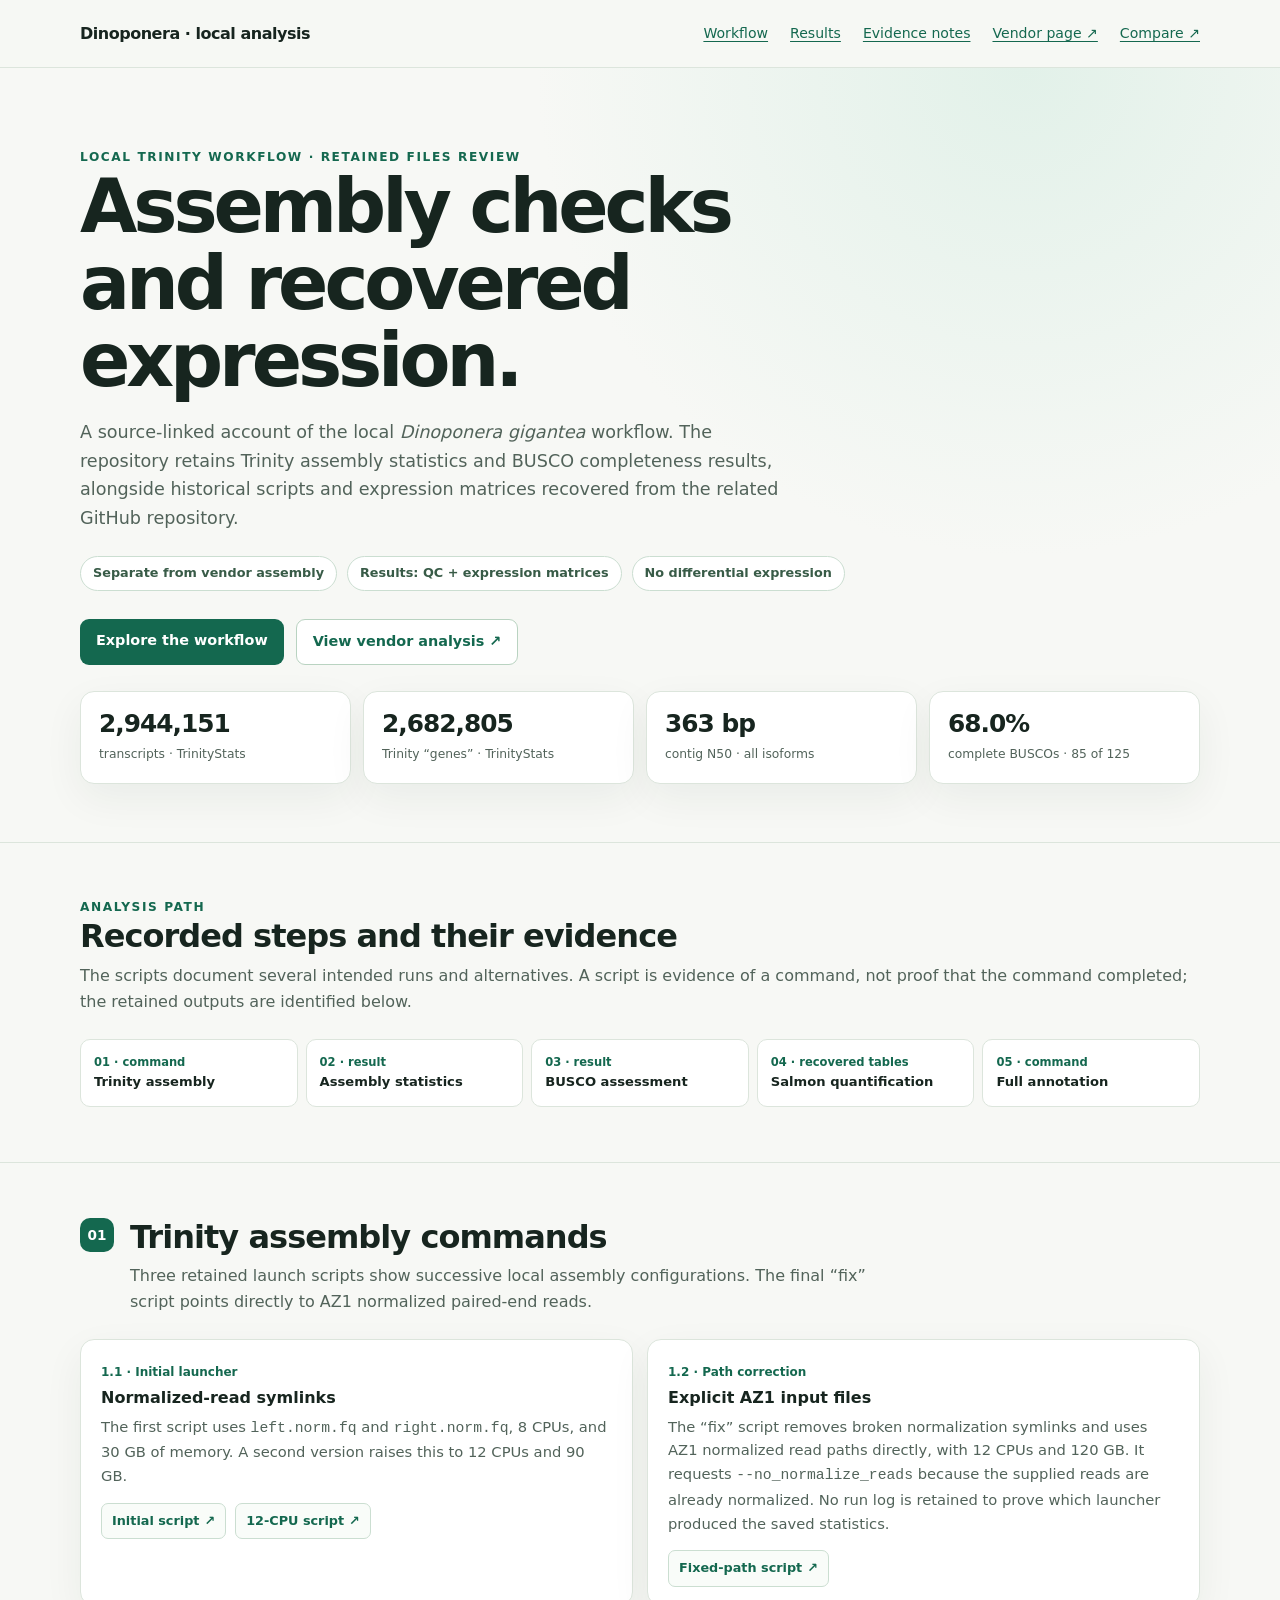
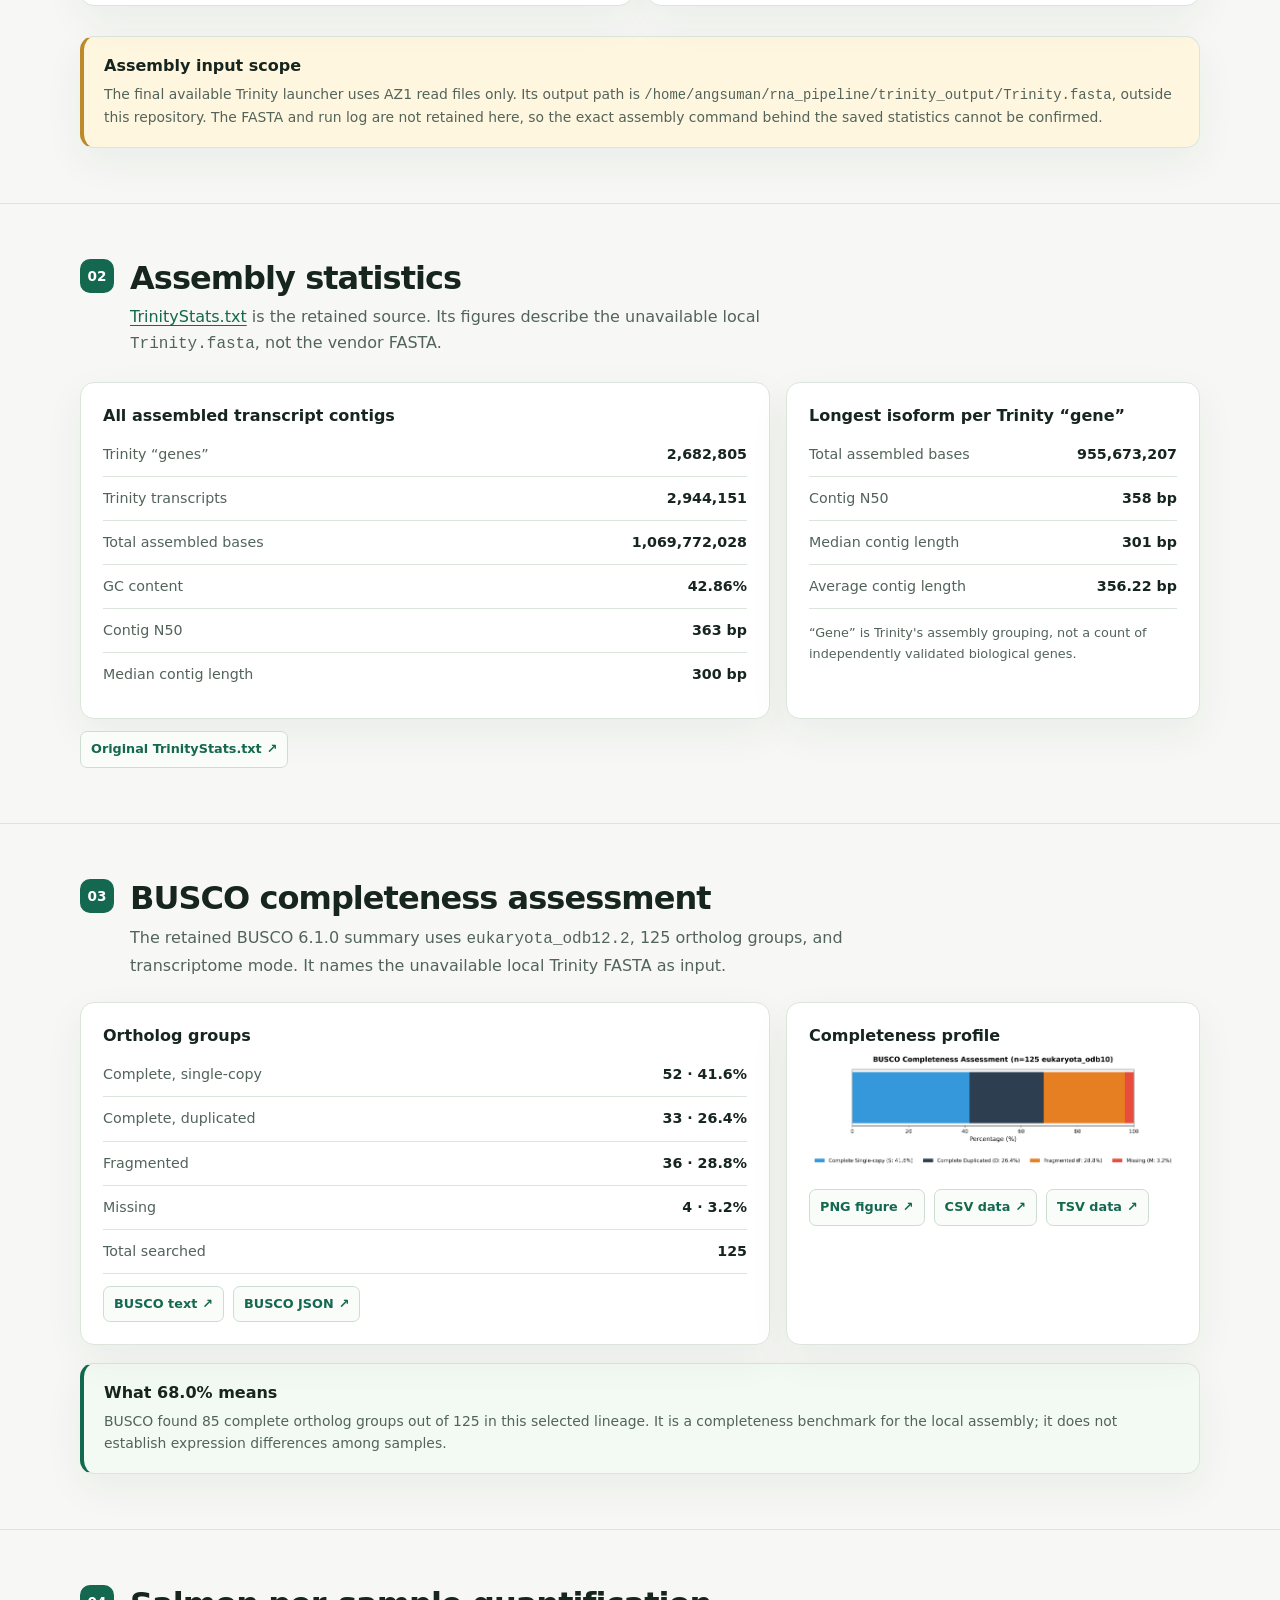
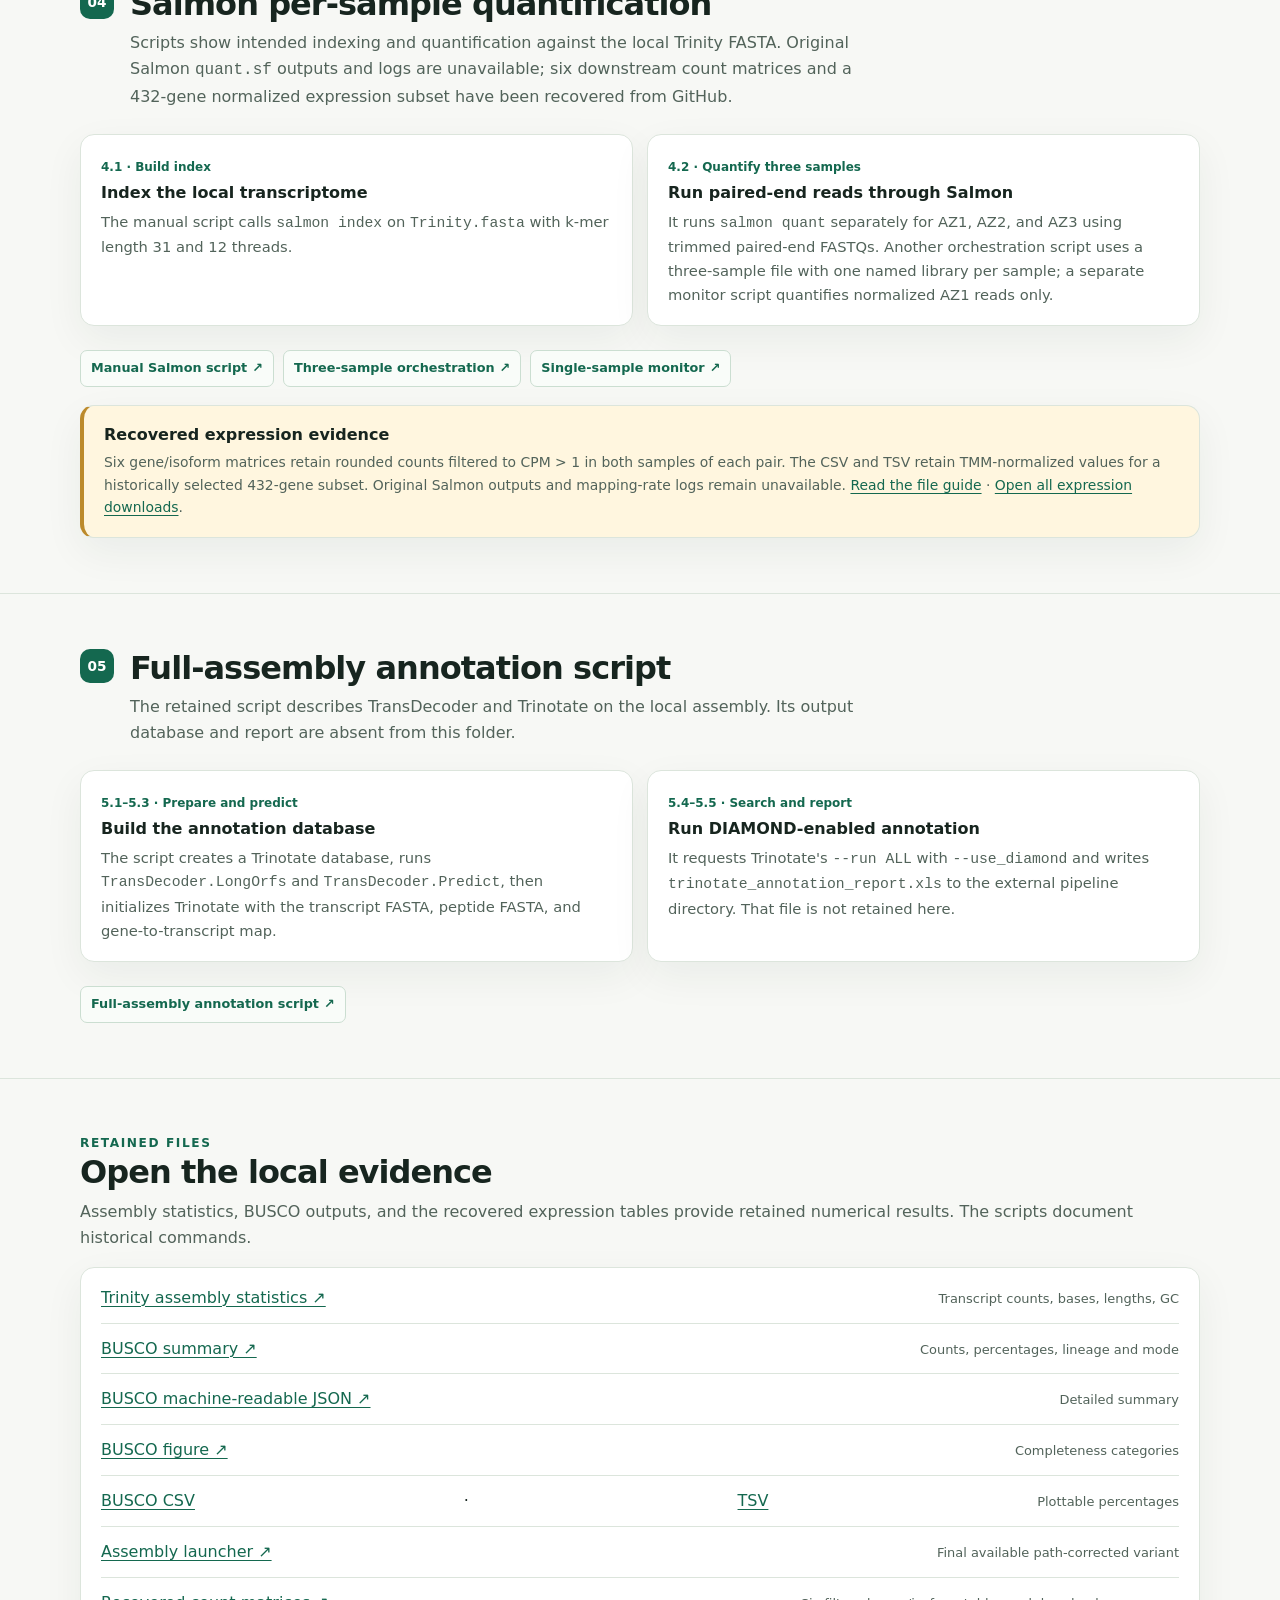
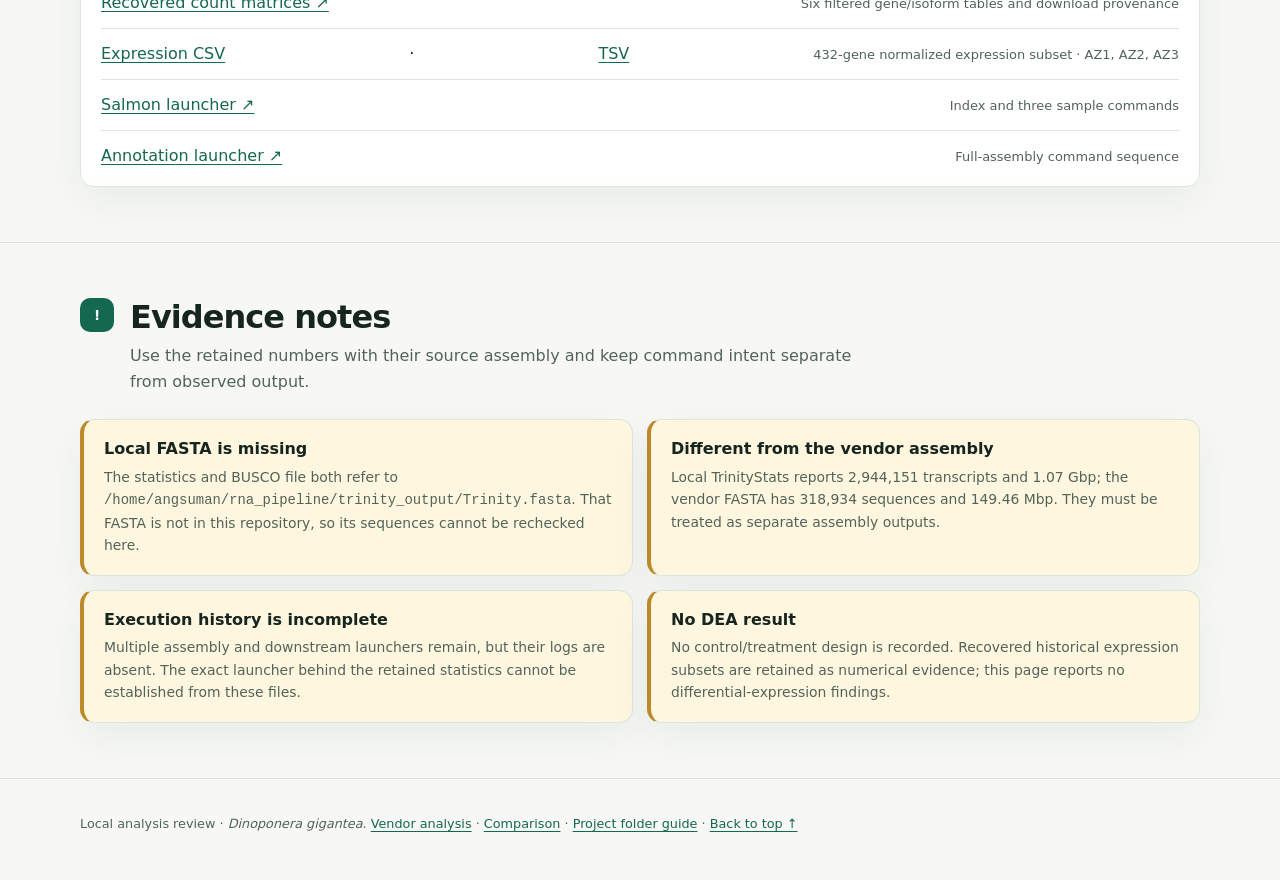
<file: local_analysis/index.html>
<!doctype html>
<html lang="en">
<head>
<meta charset="utf-8">
<meta name="viewport" content="width=device-width, initial-scale=1">
<meta name="description" content="Source-linked review of the local Trinity assembly, BUSCO results, and historical workflow scripts.">
<title>Local analysis · Dinoponera gigantea</title>
<style>
    :root{color-scheme:light;--paper:#f7f8f5;--white:#fff;--ink:#17251f;--muted:#52635a;--line:#dce5dc;--green:#14684f;--soft:#eaf5ee;--amber:#875d16;--amber-bg:#fff6df;--shadow:0 14px 40px rgba(24,53,38,.06)}
    *{box-sizing:border-box}html{scroll-behavior:smooth}body{margin:0;background:var(--paper);color:var(--ink);font:16px/1.62 system-ui,-apple-system,BlinkMacSystemFont,"Segoe UI",sans-serif}a{color:var(--green);text-decoration-thickness:1px;text-underline-offset:3px}a:hover{color:#0a4937}a:focus-visible{outline:3px solid #7ebd9a;outline-offset:3px;border-radius:3px}h1,h2,h3,p{margin-top:0}h1{font-size:clamp(2.45rem,5.8vw,5.2rem);line-height:1.04;letter-spacing:-.055em;margin-bottom:1.2rem;max-width:13ch}h2{font-size:clamp(1.5rem,3vw,2rem);line-height:1.2;letter-spacing:-.03em;margin-bottom:.45rem}h3{font-size:1rem;line-height:1.4;margin-bottom:.35rem}p{color:var(--muted)}strong{color:var(--ink)}.wrap{width:min(1120px,calc(100% - 40px));margin:auto}.topbar{border-bottom:1px solid var(--line);background:rgba(247,248,245,.94)}.topbar .wrap{min-height:67px;display:flex;align-items:center;justify-content:space-between;gap:18px}.brand{font-weight:800;letter-spacing:-.03em;color:var(--ink);text-decoration:none}.toplinks{display:flex;gap:22px;flex-wrap:wrap;font-size:.88rem}.hero{padding:80px 0 58px;border-bottom:1px solid var(--line);background:radial-gradient(circle at 80% 0%,#e2f1e9 0,transparent 38%)}.eyebrow,.kicker{font-size:.76rem;letter-spacing:.13em;text-transform:uppercase;font-weight:800;color:var(--green)}.hero .lead{max-width:720px;font-size:1.1rem}.meta{display:flex;gap:10px;flex-wrap:wrap;margin-top:24px}.pill{display:inline-flex;align-items:center;border:1px solid #cbded1;background:#fff;border-radius:99px;padding:6px 12px;font-size:.8rem;color:#385b47;font-weight:650}.hero-actions{display:flex;gap:12px;flex-wrap:wrap;margin-top:28px}.button{display:inline-block;border-radius:9px;padding:10px 16px;background:var(--green);color:#fff;text-decoration:none;font-weight:700;font-size:.9rem}.button:hover{background:#0d503d;color:#fff}.button.secondary{background:#fff;color:var(--green);border:1px solid #b9d3c1}.section{padding:55px 0;border-bottom:1px solid var(--line)}.section-head{display:flex;align-items:start;gap:16px;margin-bottom:24px}.step{flex:none;display:grid;place-items:center;width:34px;height:34px;border-radius:10px;background:var(--green);color:#fff;font-size:.85rem;font-weight:800}.section-head p{margin-bottom:0;max-width:740px}.metrics{display:grid;grid-template-columns:repeat(4,1fr);gap:12px;margin-top:26px}.metric,.card,.note,.sample-table,.file-list,.substep{background:var(--white);border:1px solid var(--line);box-shadow:var(--shadow);border-radius:14px}.metric{padding:18px}.metric .value{display:block;font-size:1.55rem;font-weight:800;letter-spacing:-.04em;line-height:1.1}.metric .label{display:block;color:var(--muted);font-size:.77rem;margin-top:8px}.grid{display:grid;grid-template-columns:repeat(2,1fr);gap:14px}.card{padding:22px}.card p:last-child,.substep p:last-child{margin-bottom:0}.substep{padding:18px 20px;margin-bottom:12px}.substep .num{display:inline-block;font-size:.75rem;font-weight:800;color:var(--green);margin-bottom:4px}.substep p{font-size:.92rem}.links{display:flex;gap:9px;flex-wrap:wrap;margin-top:12px}.file{display:inline-flex;align-items:center;gap:5px;padding:7px 10px;border:1px solid #cbded1;border-radius:7px;background:#f9fcf9;font-size:.8rem;font-weight:700;text-decoration:none}.file::after{content:"↗"}.table-scroll{overflow-x:auto}.sample-table{overflow:hidden}.sample-table table{width:100%;border-collapse:collapse;font-size:.9rem;min-width:710px}.sample-table th{text-align:left;background:#edf4ee;color:#375544;font-size:.75rem;letter-spacing:.04em;text-transform:uppercase}.sample-table th,.sample-table td{padding:12px 16px;border-bottom:1px solid var(--line)}.sample-table tr:last-child td{border-bottom:0}.sample-table td:first-child{font-weight:800}.small{font-size:.8rem;color:var(--muted)}.note{padding:18px 20px;border-left:4px solid var(--green);margin-top:18px;background:#f3faf4}.note.warning{border-left-color:#bc8a2b;background:var(--amber-bg)}.note.warning strong{color:#674c16}.note p{margin:0;font-size:.87rem}.note h3{margin-bottom:5px}.qc-images{display:grid;grid-template-columns:repeat(2,1fr);gap:14px;margin-top:16px}.qc-images figure{margin:0;padding:12px;background:#fff;border:1px solid var(--line);border-radius:12px}.qc-images img{width:100%;height:190px;object-fit:contain;background:#fff}.qc-images figcaption{font-size:.78rem;color:var(--muted);padding:4px 6px}.file-list{padding:5px 20px}.file-row{display:flex;justify-content:space-between;gap:18px;align-items:baseline;padding:12px 0;border-bottom:1px solid var(--line)}.file-row:last-child{border-bottom:0}.file-row span{color:var(--muted);font-size:.81rem;text-align:right}.flow{display:grid;grid-template-columns:repeat(5,1fr);gap:8px;margin-top:24px}.flow a{text-decoration:none;background:#fff;border:1px solid var(--line);padding:13px;border-radius:10px;color:var(--ink);font-weight:700;font-size:.82rem}.flow a span{display:block;color:var(--green);font-size:.72rem}.foot{padding:35px 0 60px;color:var(--muted);font-size:.8rem}.foot p{margin:0}.split{display:grid;grid-template-columns:1.25fr .75fr;gap:16px}.statline{display:flex;justify-content:space-between;gap:16px;border-bottom:1px solid var(--line);padding:10px 0;font-size:.89rem}.statline:last-child{border-bottom:0}.statline span{color:var(--muted)}@media(max-width:800px){.metrics{grid-template-columns:repeat(2,1fr)}.flow{grid-template-columns:repeat(2,1fr)}.split{grid-template-columns:1fr}}@media(max-width:600px){.wrap{width:min(100% - 28px,1120px)}.hero{padding:58px 0 45px}.section{padding:42px 0}.grid,.qc-images{grid-template-columns:1fr}.metrics{gap:8px}.metric{padding:13px}.metric .value{font-size:1.25rem}.toplinks{gap:10px}.file-row{display:block}.file-row span{display:block;text-align:left}}
  </style>
</head>
<body>
<header class="topbar"><div class="wrap"><a class="brand" href="#top">Dinoponera · local analysis</a><nav class="toplinks" aria-label="Page"><a href="#workflow">Workflow</a><a href="#results">Results</a><a href="#limits">Evidence notes</a><a href="../vendor_analysis/index.html">Vendor page ↗</a><a href="../comparison.html">Compare ↗</a></nav></div></header>
<main id="top">
  <div class="hero"><div class="wrap"><div class="eyebrow">Local Trinity workflow · retained files review</div><h1>Assembly checks and recovered expression.</h1><p class="lead">A source-linked account of the local <em>Dinoponera gigantea</em> workflow. The repository retains Trinity assembly statistics and BUSCO completeness results, alongside historical scripts and expression matrices recovered from the related GitHub repository.</p><div class="meta"><span class="pill">Separate from vendor assembly</span><span class="pill">Results: QC + expression matrices</span><span class="pill">No differential expression</span></div><div class="hero-actions"><a class="button" href="#workflow">Explore the workflow</a><a class="button secondary" href="../vendor_analysis/index.html">View vendor analysis ↗</a></div><div class="metrics"><div class="metric"><span class="value">2,944,151</span><span class="label">transcripts · TrinityStats</span></div><div class="metric"><span class="value">2,682,805</span><span class="label">Trinity “genes” · TrinityStats</span></div><div class="metric"><span class="value">363 bp</span><span class="label">contig N50 · all isoforms</span></div><div class="metric"><span class="value">68.0%</span><span class="label">complete BUSCOs · 85 of 125</span></div></div></div></div>
  <section class="section" id="workflow"><div class="wrap"><div class="kicker">Analysis path</div><h2>Recorded steps and their evidence</h2><p>The scripts document several intended runs and alternatives. A script is evidence of a command, not proof that the command completed; the retained outputs are identified below.</p><div class="flow"><a href="#assembly"><span>01 · command</span>Trinity assembly</a><a href="#stats"><span>02 · result</span>Assembly statistics</a><a href="#busco"><span>03 · result</span>BUSCO assessment</a><a href="#salmon"><span>04 · recovered tables</span>Salmon quantification</a><a href="#annotation"><span>05 · command</span>Full annotation</a></div></div></section>
  <section class="section" id="assembly"><div class="wrap"><div class="section-head"><span class="step">01</span><div><h2>Trinity assembly commands</h2><p>Three retained launch scripts show successive local assembly configurations. The final “fix” script points directly to AZ1 normalized paired-end reads.</p></div></div><div class="grid"><div class="substep"><span class="num">1.1 · Initial launcher</span><h3>Normalized-read symlinks</h3><p>The first script uses <code>left.norm.fq</code> and <code>right.norm.fq</code>, 8 CPUs, and 30 GB of memory. A second version raises this to 12 CPUs and 90 GB.</p><div class="links"><a class="file" href="scripts/01_assembly/run_trinity_norm.sh">Initial script</a><a class="file" href="scripts/01_assembly/run_trinity_norm_12cpu.sh">12-CPU script</a></div></div><div class="substep"><span class="num">1.2 · Path correction</span><h3>Explicit AZ1 input files</h3><p>The “fix” script removes broken normalization symlinks and uses AZ1 normalized read paths directly, with 12 CPUs and 120 GB. It requests <code>--no_normalize_reads</code> because the supplied reads are already normalized. No run log is retained to prove which launcher produced the saved statistics.</p><div class="links"><a class="file" href="scripts/01_assembly/run_trinity_norm_12cpu_fix.sh">Fixed-path script</a></div></div></div><div class="note warning"><h3>Assembly input scope</h3><p>The final available Trinity launcher uses AZ1 read files only. Its output path is <code>/home/angsuman/rna_pipeline/trinity_output/Trinity.fasta</code>, outside this repository. The FASTA and run log are not retained here, so the exact assembly command behind the saved statistics cannot be confirmed.</p></div></div></section>
  <section class="section" id="stats"><div class="wrap"><div class="section-head"><span class="step">02</span><div><h2>Assembly statistics</h2><p><a href="data/qc/TrinityStats.txt">TrinityStats.txt</a> is the retained source. Its figures describe the unavailable local <code>Trinity.fasta</code>, not the vendor FASTA.</p></div></div><div class="split"><div class="card"><h3>All assembled transcript contigs</h3><div class="statline"><span>Trinity “genes”</span><strong>2,682,805</strong></div><div class="statline"><span>Trinity transcripts</span><strong>2,944,151</strong></div><div class="statline"><span>Total assembled bases</span><strong>1,069,772,028</strong></div><div class="statline"><span>GC content</span><strong>42.86%</strong></div><div class="statline"><span>Contig N50</span><strong>363 bp</strong></div><div class="statline"><span>Median contig length</span><strong>300 bp</strong></div></div><div class="card"><h3>Longest isoform per Trinity “gene”</h3><div class="statline"><span>Total assembled bases</span><strong>955,673,207</strong></div><div class="statline"><span>Contig N50</span><strong>358 bp</strong></div><div class="statline"><span>Median contig length</span><strong>301 bp</strong></div><div class="statline"><span>Average contig length</span><strong>356.22 bp</strong></div><p class="small" style="margin:14px 0 0">“Gene” is Trinity's assembly grouping, not a count of independently validated biological genes.</p></div></div><div class="links"><a class="file" href="data/qc/TrinityStats.txt">Original TrinityStats.txt</a></div></div></section>
  <section class="section" id="busco"><div class="wrap"><div class="section-head"><span class="step">03</span><div><h2>BUSCO completeness assessment</h2><p>The retained BUSCO 6.1.0 summary uses <code>eukaryota_odb12.2</code>, 125 ortholog groups, and transcriptome mode. It names the unavailable local Trinity FASTA as input.</p></div></div><div class="split"><div class="card"><h3>Ortholog groups</h3><div class="statline"><span>Complete, single-copy</span><strong>52 · 41.6%</strong></div><div class="statline"><span>Complete, duplicated</span><strong>33 · 26.4%</strong></div><div class="statline"><span>Fragmented</span><strong>36 · 28.8%</strong></div><div class="statline"><span>Missing</span><strong>4 · 3.2%</strong></div><div class="statline"><span>Total searched</span><strong>125</strong></div><div class="links"><a class="file" href="data/qc/busco_results/short_summary.specific.eukaryota_odb12.2.busco_results.txt">BUSCO text</a><a class="file" href="data/qc/busco_results/short_summary.specific.eukaryota_odb12.2.busco_results.json">BUSCO JSON</a></div></div><div class="card"><h3>Completeness profile</h3><img src="results/figures/busco_completeness.png" alt="BUSCO category percentages: 41.6 single-copy, 26.4 duplicated, 28.8 fragmented, 3.2 missing" style="width:100%;max-height:300px;object-fit:contain" loading="lazy"><div class="links"><a class="file" href="results/figures/busco_completeness.png">PNG figure</a><a class="file" href="results/tables/csv/busco_completeness_percentages.csv">CSV data</a><a class="file" href="results/tables/tsv/busco_completeness_percentages.tsv">TSV data</a></div></div></div><div class="note"><h3>What 68.0% means</h3><p>BUSCO found 85 complete ortholog groups out of 125 in this selected lineage. It is a completeness benchmark for the local assembly; it does not establish expression differences among samples.</p></div></div></section>
  <section class="section" id="salmon"><div class="wrap"><div class="section-head"><span class="step">04</span><div><h2>Salmon per-sample quantification</h2><p>Scripts show intended indexing and quantification against the local Trinity FASTA. Original Salmon <code>quant.sf</code> outputs and logs are unavailable; six downstream count matrices and a 432-gene normalized expression subset have been recovered from GitHub.</p></div></div><div class="grid"><div class="substep"><span class="num">4.1 · Build index</span><h3>Index the local transcriptome</h3><p>The manual script calls <code>salmon index</code> on <code>Trinity.fasta</code> with k-mer length 31 and 12 threads.</p></div><div class="substep"><span class="num">4.2 · Quantify three samples</span><h3>Run paired-end reads through Salmon</h3><p>It runs <code>salmon quant</code> separately for AZ1, AZ2, and AZ3 using trimmed paired-end FASTQs. Another orchestration script uses a three-sample file with one named library per sample; a separate monitor script quantifies normalized AZ1 reads only.</p></div></div><div class="links"><a class="file" href="scripts/02_quantification/run_salmon_manual.sh">Manual Salmon script</a><a class="file" href="scripts/pipeline_orchestration/run_downstream_all.sh">Three-sample orchestration</a><a class="file" href="scripts/pipeline_orchestration/run_downstream.sh">Single-sample monitor</a></div><div class="note warning"><h3>Recovered expression evidence</h3><p>Six gene/isoform matrices retain rounded counts filtered to CPM &gt; 1 in both samples of each pair. The CSV and TSV retain TMM-normalized values for a historically selected 432-gene subset. Original Salmon outputs and mapping-rate logs remain unavailable. <a href="data/quantification/README.md">Read the file guide</a> · <a href="../comparison.html#quantification">Open all expression downloads</a>.</p></div></div></section>
  <section class="section" id="annotation"><div class="wrap"><div class="section-head"><span class="step">05</span><div><h2>Full-assembly annotation script</h2><p>The retained script describes TransDecoder and Trinotate on the local assembly. Its output database and report are absent from this folder.</p></div></div><div class="grid"><div class="substep"><span class="num">5.1–5.3 · Prepare and predict</span><h3>Build the annotation database</h3><p>The script creates a Trinotate database, runs <code>TransDecoder.LongOrfs</code> and <code>TransDecoder.Predict</code>, then initializes Trinotate with the transcript FASTA, peptide FASTA, and gene-to-transcript map.</p></div><div class="substep"><span class="num">5.4–5.5 · Search and report</span><h3>Run DIAMOND-enabled annotation</h3><p>It requests Trinotate's <code>--run ALL</code> with <code>--use_diamond</code> and writes <code>trinotate_annotation_report.xls</code> to the external pipeline directory. That file is not retained here.</p></div></div><div class="links"><a class="file" href="scripts/04_annotation/run_trinotate.sh">Full-assembly annotation script</a></div></div></section>
  <section class="section" id="results"><div class="wrap"><div class="kicker">Retained files</div><h2>Open the local evidence</h2><p>Assembly statistics, BUSCO outputs, and the recovered expression tables provide retained numerical results. The scripts document historical commands.</p><div class="file-list"><div class="file-row"><a href="data/qc/TrinityStats.txt">Trinity assembly statistics ↗</a><span>Transcript counts, bases, lengths, GC</span></div><div class="file-row"><a href="data/qc/busco_results/short_summary.specific.eukaryota_odb12.2.busco_results.txt">BUSCO summary ↗</a><span>Counts, percentages, lineage and mode</span></div><div class="file-row"><a href="data/qc/busco_results/short_summary.specific.eukaryota_odb12.2.busco_results.json">BUSCO machine-readable JSON ↗</a><span>Detailed summary</span></div><div class="file-row"><a href="results/figures/busco_completeness.png">BUSCO figure ↗</a><span>Completeness categories</span></div><div class="file-row"><a href="results/tables/csv/busco_completeness_percentages.csv">BUSCO CSV</a> · <a href="results/tables/tsv/busco_completeness_percentages.tsv">TSV</a><span>Plottable percentages</span></div><div class="file-row"><a href="scripts/01_assembly/run_trinity_norm_12cpu_fix.sh">Assembly launcher ↗</a><span>Final available path-corrected variant</span></div><div class="file-row"><a href="data/quantification/README.md">Recovered count matrices ↗</a><span>Six filtered gene/isoform tables and download provenance</span></div><div class="file-row"><a href="results/tables/csv/de_genes_expression_matrix.csv">Expression CSV</a> · <a href="results/tables/tsv/de_genes_expression_matrix.tsv">TSV</a><span>432-gene normalized expression subset · AZ1, AZ2, AZ3</span></div><div class="file-row"><a href="scripts/02_quantification/run_salmon_manual.sh">Salmon launcher ↗</a><span>Index and three sample commands</span></div><div class="file-row"><a href="scripts/04_annotation/run_trinotate.sh">Annotation launcher ↗</a><span>Full-assembly command sequence</span></div></div></div></section>
  <section class="section" id="limits"><div class="wrap"><div class="section-head"><span class="step">!</span><div><h2>Evidence notes</h2><p>Use the retained numbers with their source assembly and keep command intent separate from observed output.</p></div></div><div class="grid"><div class="note warning" style="margin:0"><h3>Local FASTA is missing</h3><p>The statistics and BUSCO file both refer to <code>/home/angsuman/rna_pipeline/trinity_output/Trinity.fasta</code>. That FASTA is not in this repository, so its sequences cannot be rechecked here.</p></div><div class="note warning" style="margin:0"><h3>Different from the vendor assembly</h3><p>Local TrinityStats reports 2,944,151 transcripts and 1.07 Gbp; the vendor FASTA has 318,934 sequences and 149.46 Mbp. They must be treated as separate assembly outputs.</p></div><div class="note warning" style="margin:0"><h3>Execution history is incomplete</h3><p>Multiple assembly and downstream launchers remain, but their logs are absent. The exact launcher behind the retained statistics cannot be established from these files.</p></div><div class="note warning" style="margin:0"><h3>No DEA result</h3><p>No control/treatment design is recorded. Recovered historical expression subsets are retained as numerical evidence; this page reports no differential-expression findings.</p></div></div></div></section>
</main>
<footer class="foot"><div class="wrap"><p>Local analysis review · <em>Dinoponera gigantea</em>. <a href="../vendor_analysis/index.html">Vendor analysis</a> · <a href="../comparison.html">Comparison</a> · <a href="../README.md">Project folder guide</a> · <a href="#top">Back to top ↑</a></p></div></footer>
</body>
</html>
</file>
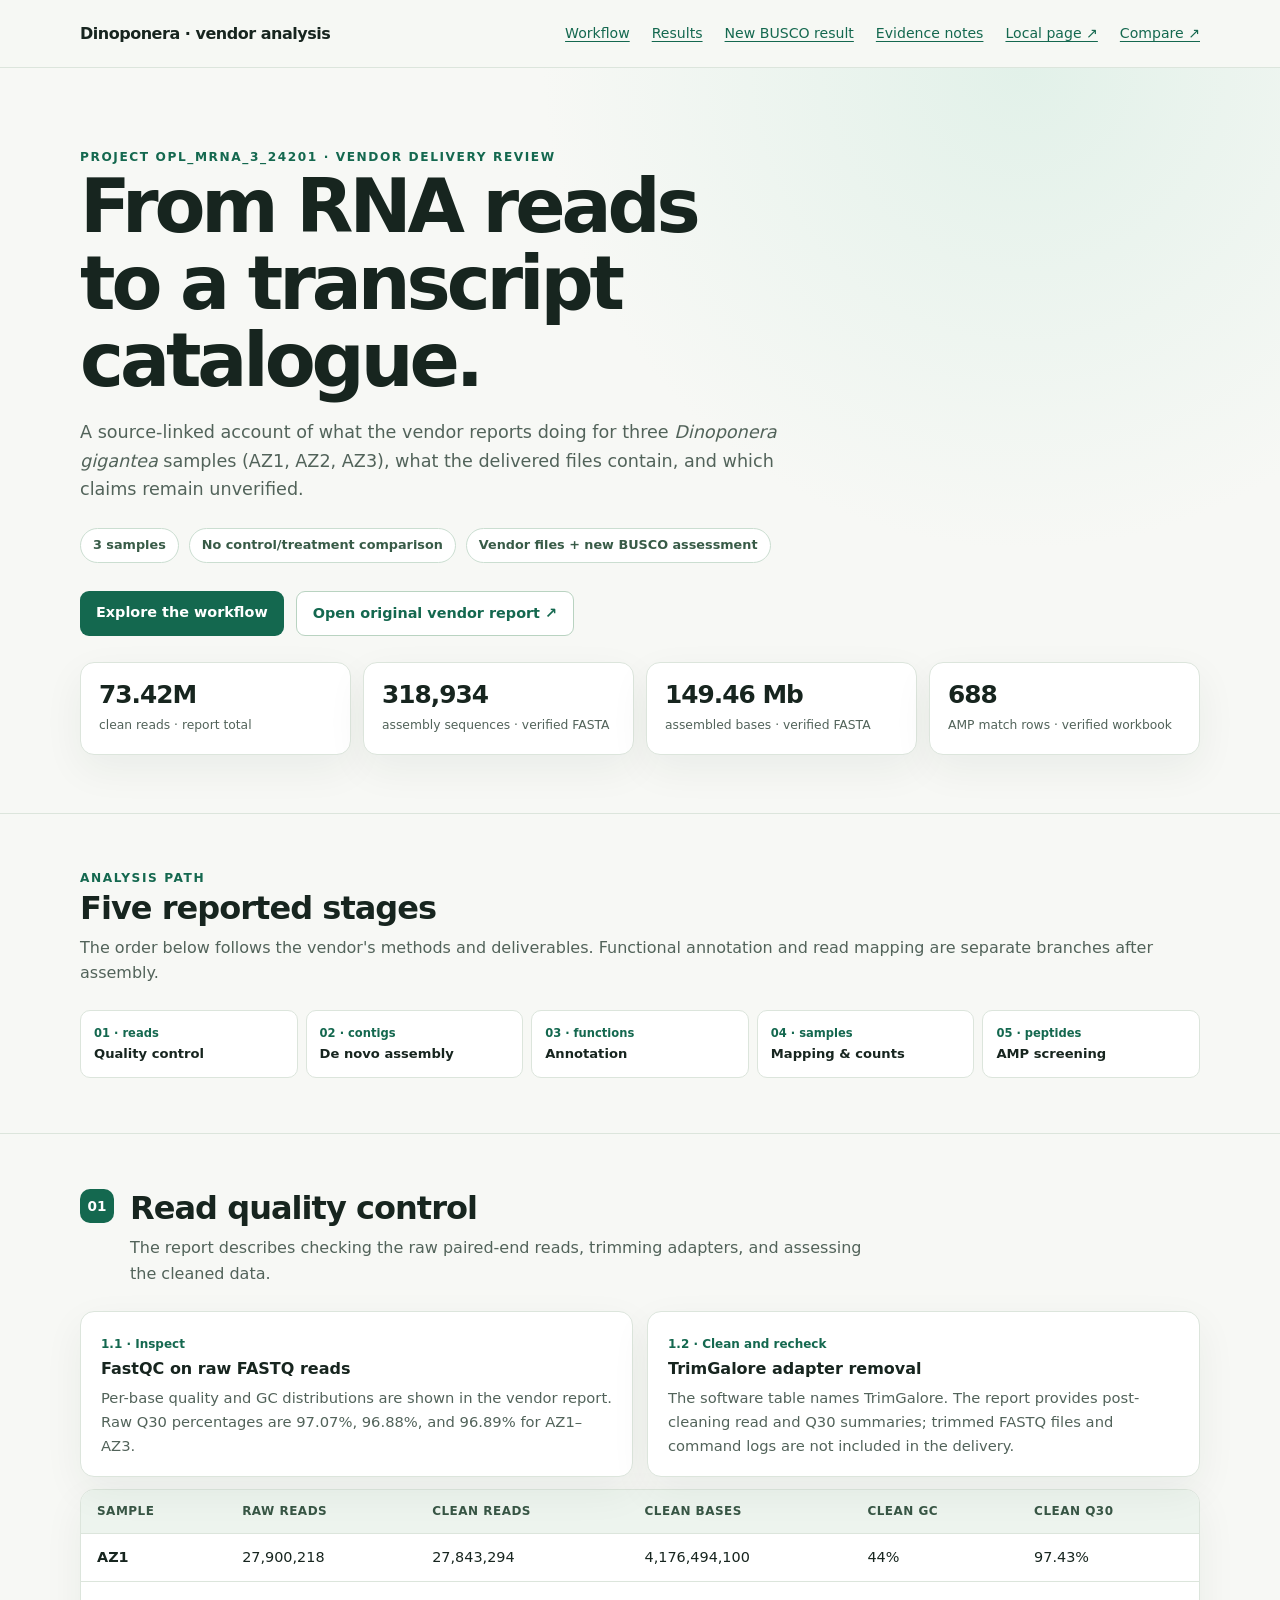
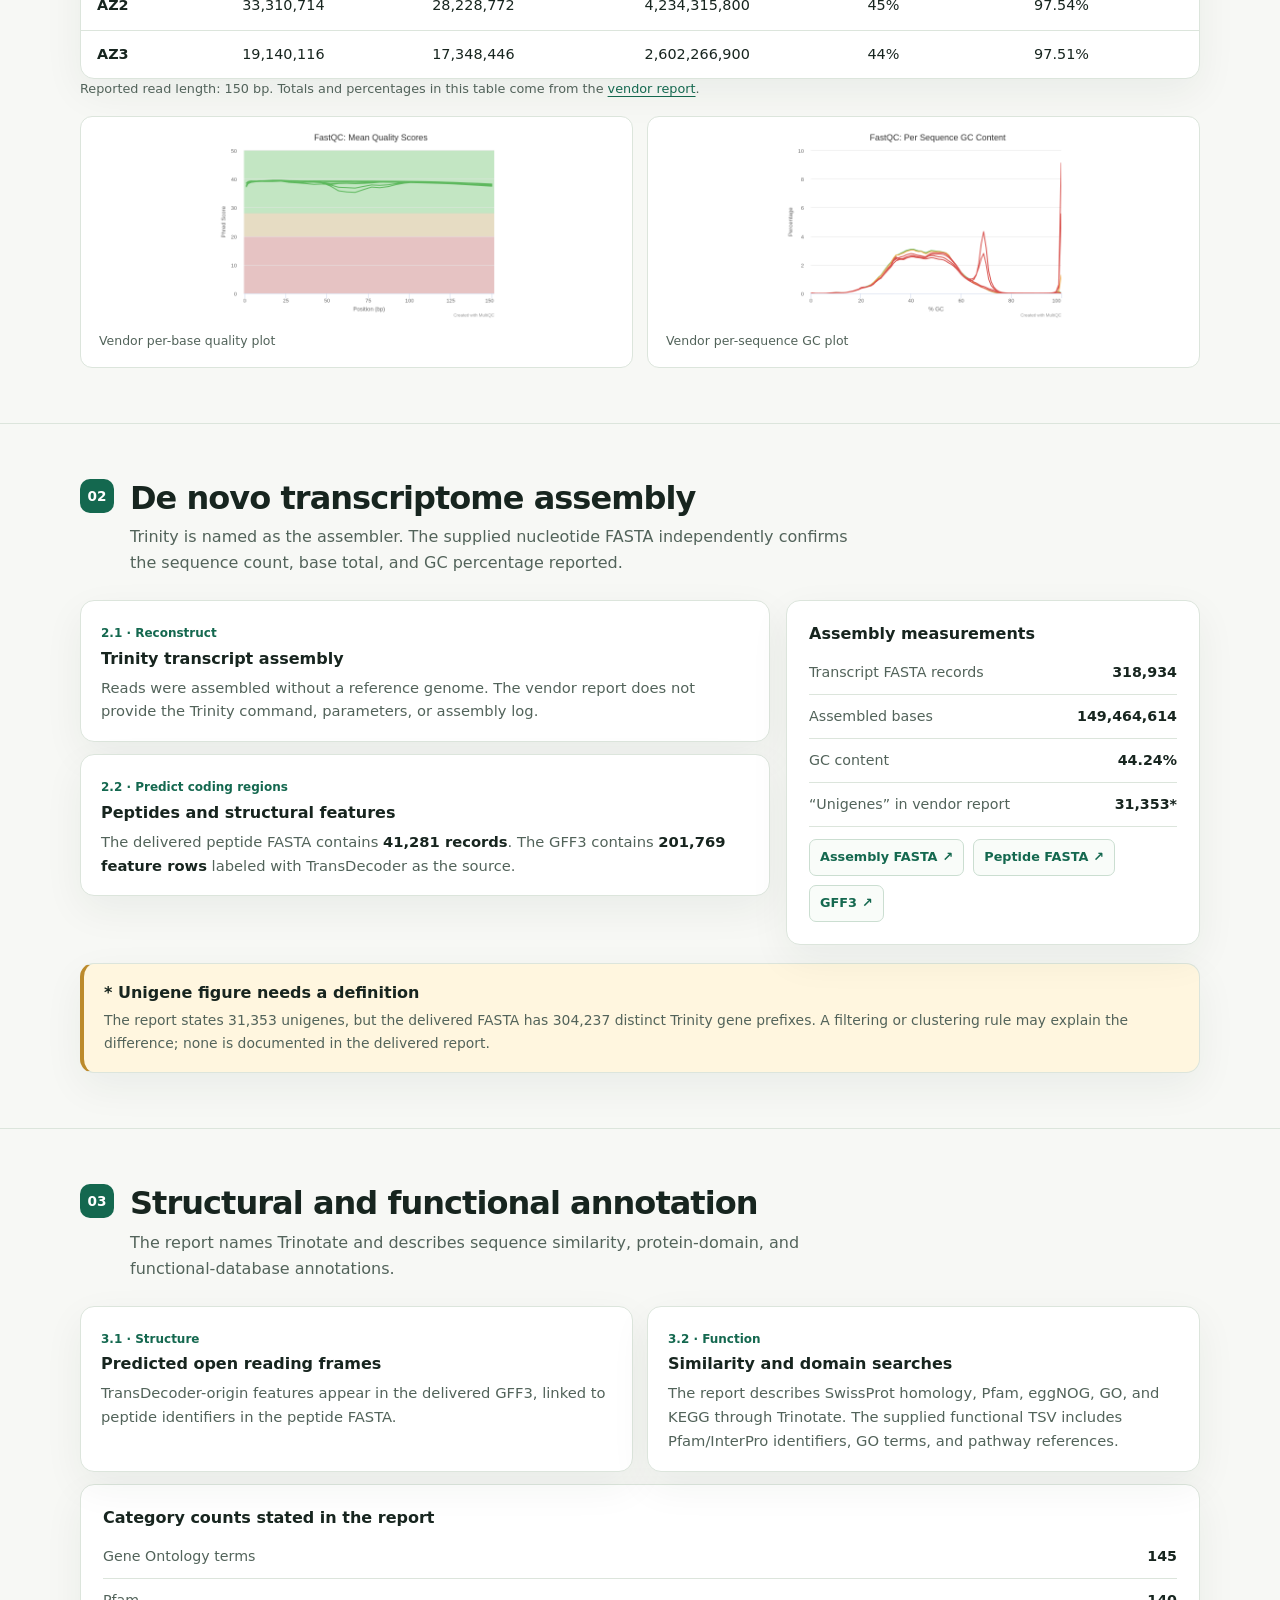
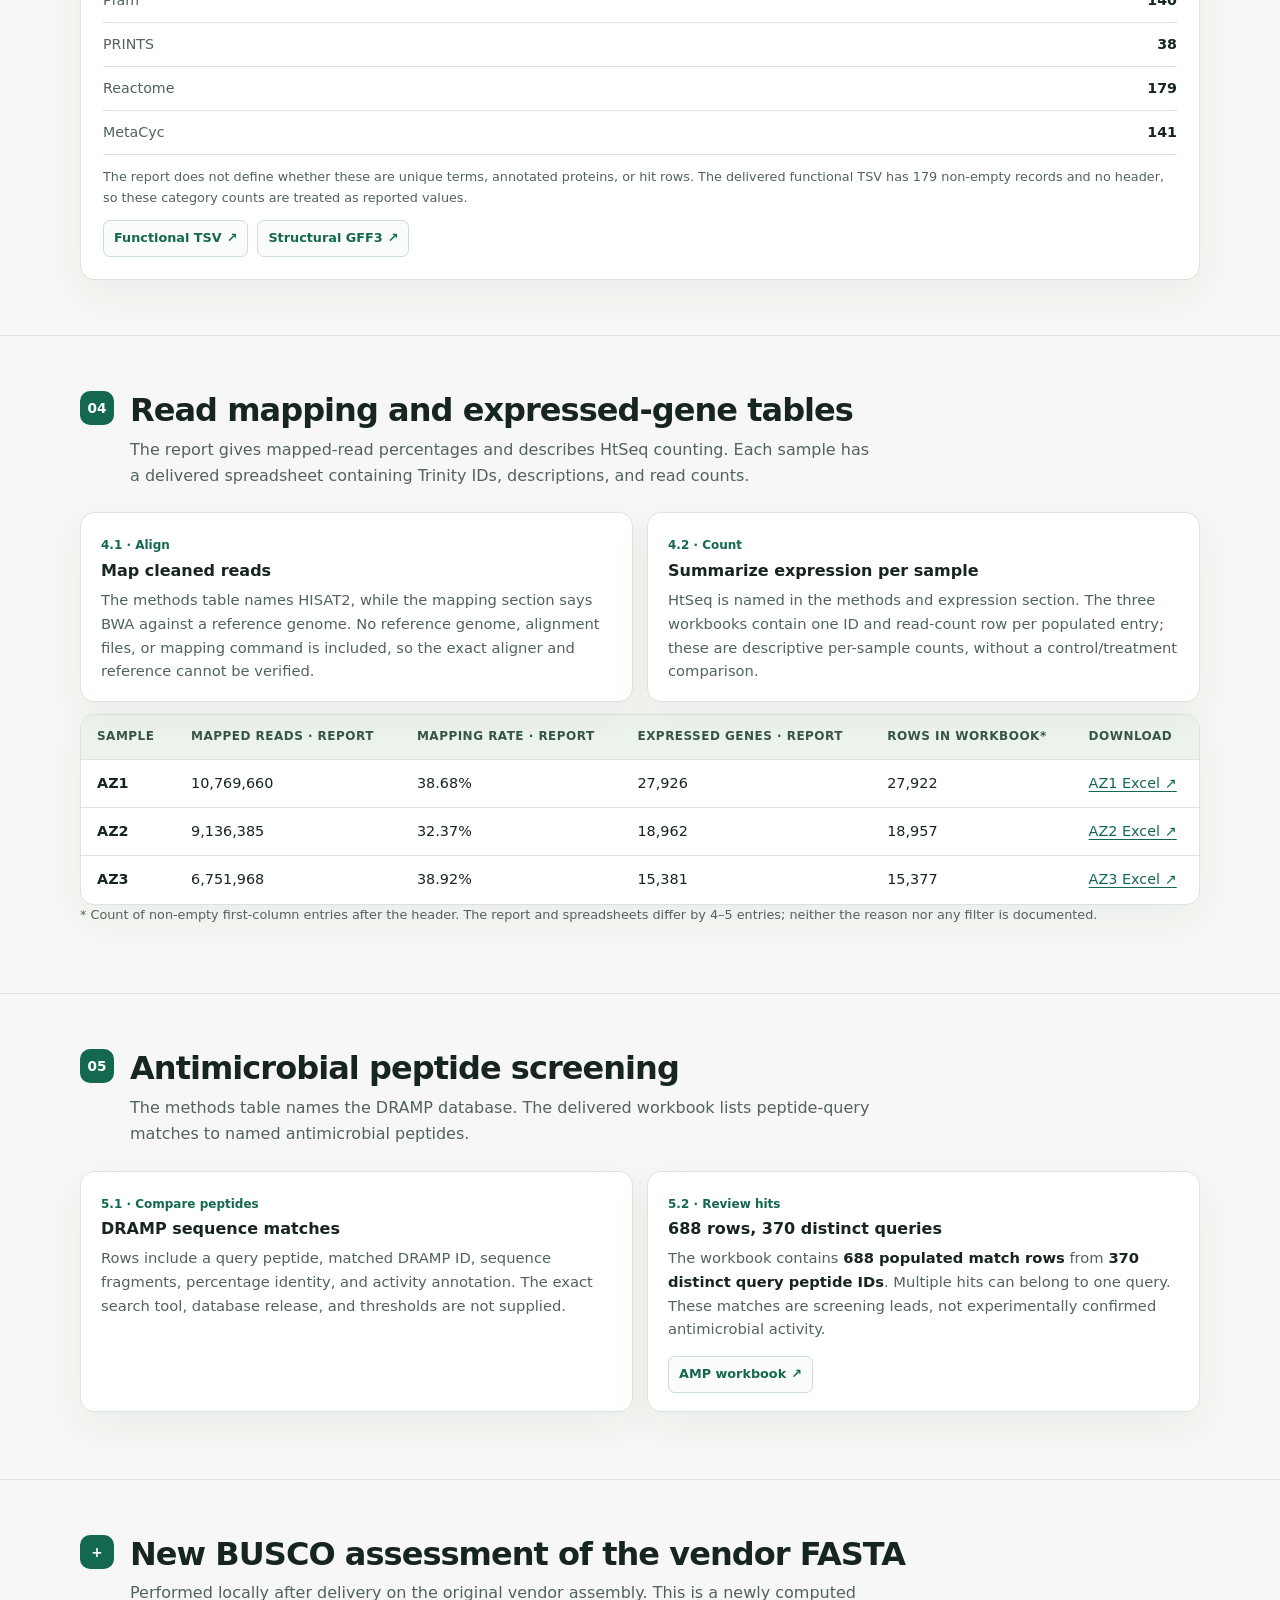
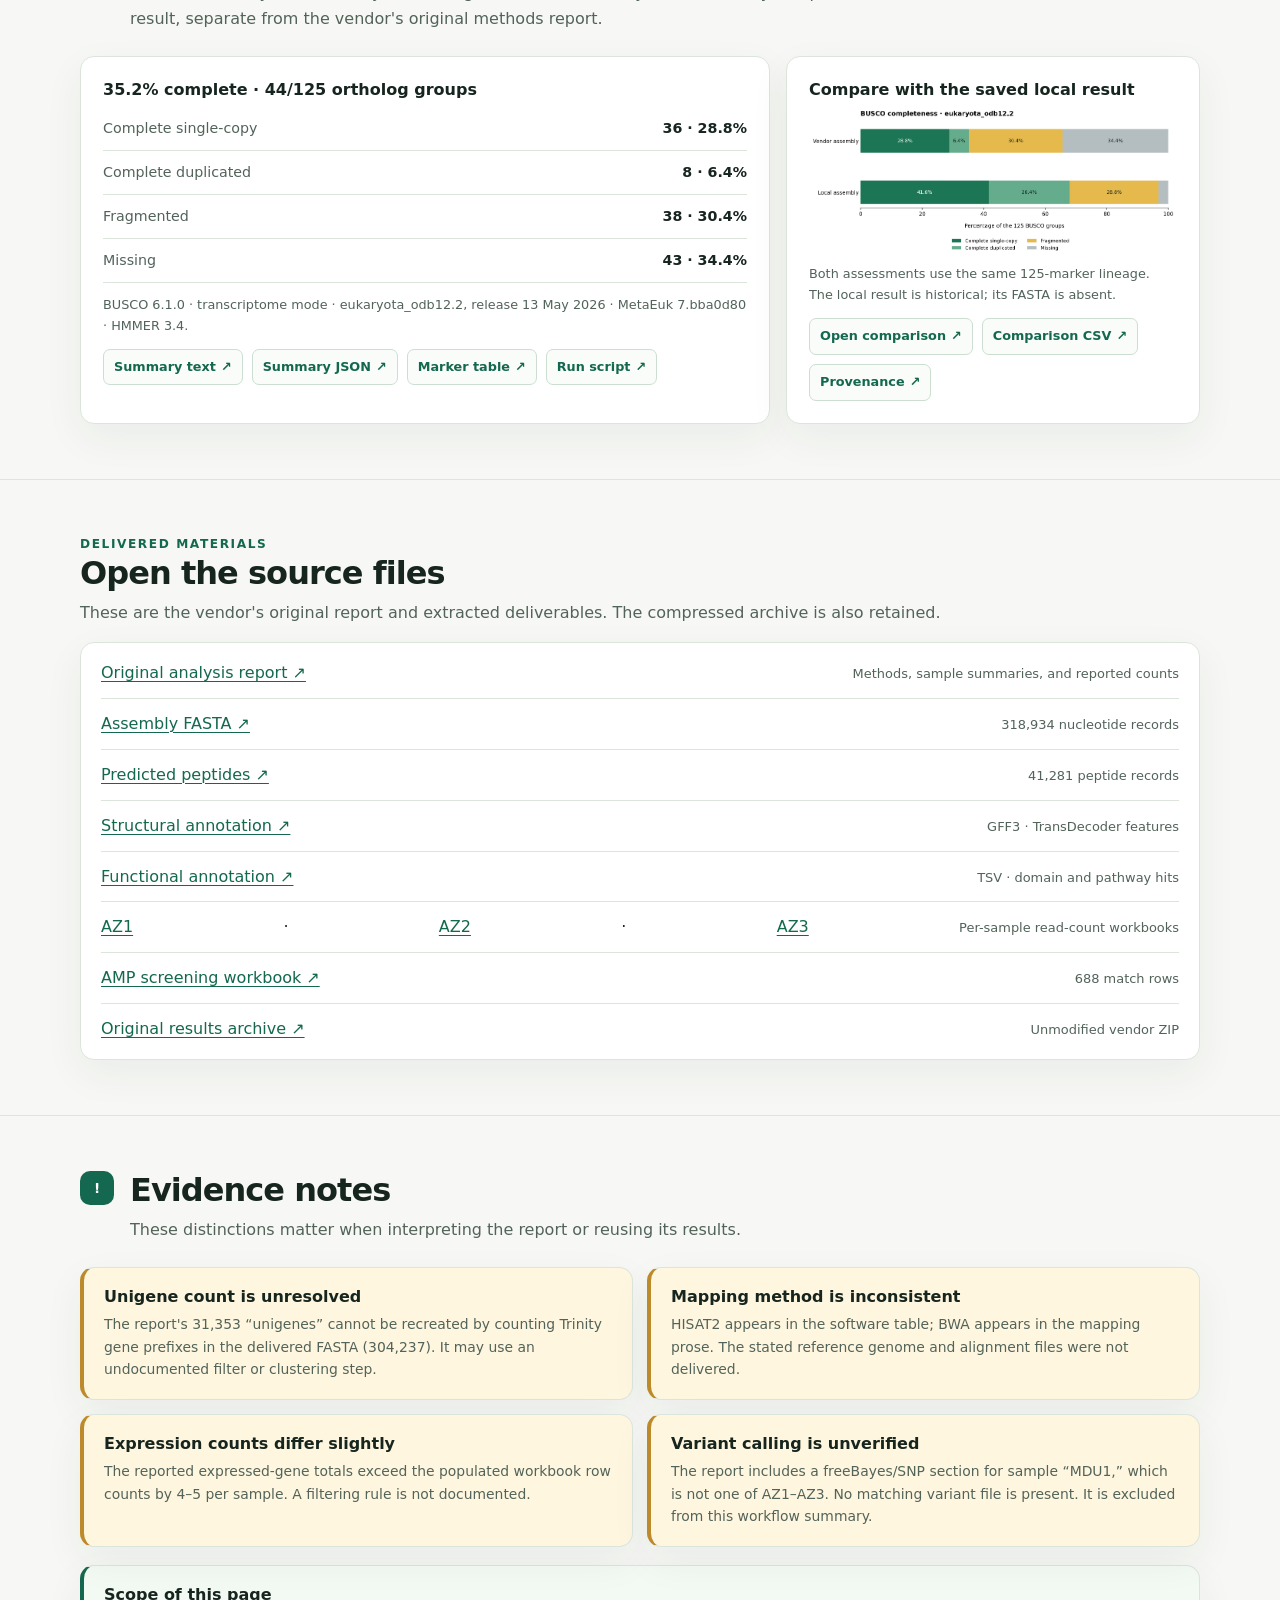
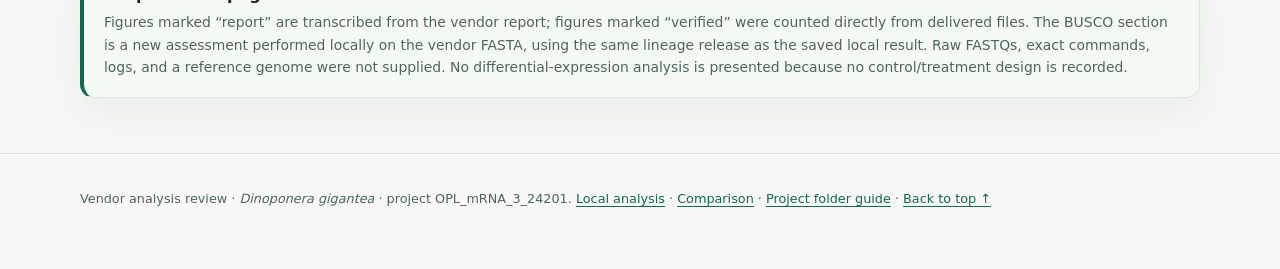
<file: vendor_analysis/index.html>
<!doctype html>
<html lang="en">
<head>
  <meta charset="utf-8">
  <meta name="viewport" content="width=device-width, initial-scale=1">
  <meta name="description" content="Source-linked review of the vendor RNA-seq analysis for Dinoponera gigantea samples AZ1, AZ2 and AZ3.">
  <title>Vendor analysis · Dinoponera gigantea</title>
  <style>
    :root{color-scheme:light;--paper:#f7f8f5;--white:#fff;--ink:#17251f;--muted:#52635a;--line:#dce5dc;--green:#14684f;--soft:#eaf5ee;--amber:#875d16;--amber-bg:#fff6df;--shadow:0 14px 40px rgba(24,53,38,.06)}
    *{box-sizing:border-box}html{scroll-behavior:smooth}body{margin:0;background:var(--paper);color:var(--ink);font:16px/1.62 system-ui,-apple-system,BlinkMacSystemFont,"Segoe UI",sans-serif}a{color:var(--green);text-decoration-thickness:1px;text-underline-offset:3px}a:hover{color:#0a4937}a:focus-visible{outline:3px solid #7ebd9a;outline-offset:3px;border-radius:3px}h1,h2,h3,p{margin-top:0}h1{font-size:clamp(2.45rem,5.8vw,5.2rem);line-height:1.04;letter-spacing:-.055em;margin-bottom:1.2rem;max-width:13ch}h2{font-size:clamp(1.5rem,3vw,2rem);line-height:1.2;letter-spacing:-.03em;margin-bottom:.45rem}h3{font-size:1rem;line-height:1.4;margin-bottom:.35rem}p{color:var(--muted)}strong{color:var(--ink)}.wrap{width:min(1120px,calc(100% - 40px));margin:auto}.topbar{border-bottom:1px solid var(--line);background:rgba(247,248,245,.94)}.topbar .wrap{min-height:67px;display:flex;align-items:center;justify-content:space-between;gap:18px}.brand{font-weight:800;letter-spacing:-.03em;color:var(--ink);text-decoration:none}.toplinks{display:flex;gap:22px;flex-wrap:wrap;font-size:.88rem}.hero{padding:80px 0 58px;border-bottom:1px solid var(--line);background:radial-gradient(circle at 80% 0%,#e2f1e9 0,transparent 38%)}.eyebrow,.kicker{font-size:.76rem;letter-spacing:.13em;text-transform:uppercase;font-weight:800;color:var(--green)}.hero .lead{max-width:720px;font-size:1.1rem}.meta{display:flex;gap:10px;flex-wrap:wrap;margin-top:24px}.pill{display:inline-flex;align-items:center;border:1px solid #cbded1;background:#fff;border-radius:99px;padding:6px 12px;font-size:.8rem;color:#385b47;font-weight:650}.hero-actions{display:flex;gap:12px;flex-wrap:wrap;margin-top:28px}.button{display:inline-block;border-radius:9px;padding:10px 16px;background:var(--green);color:#fff;text-decoration:none;font-weight:700;font-size:.9rem}.button:hover{background:#0d503d;color:#fff}.button.secondary{background:#fff;color:var(--green);border:1px solid #b9d3c1}.section{padding:55px 0;border-bottom:1px solid var(--line)}.section-head{display:flex;align-items:start;gap:16px;margin-bottom:24px}.step{flex:none;display:grid;place-items:center;width:34px;height:34px;border-radius:10px;background:var(--green);color:#fff;font-size:.85rem;font-weight:800}.section-head p{margin-bottom:0;max-width:740px}.metrics{display:grid;grid-template-columns:repeat(4,1fr);gap:12px;margin-top:26px}.metric,.card,.note,.sample-table,.file-list,.substep{background:var(--white);border:1px solid var(--line);box-shadow:var(--shadow);border-radius:14px}.metric{padding:18px}.metric .value{display:block;font-size:1.55rem;font-weight:800;letter-spacing:-.04em;line-height:1.1}.metric .label{display:block;color:var(--muted);font-size:.77rem;margin-top:8px}.grid{display:grid;grid-template-columns:repeat(2,1fr);gap:14px}.card{padding:22px}.card p:last-child,.substep p:last-child{margin-bottom:0}.substep{padding:18px 20px;margin-bottom:12px}.substep .num{display:inline-block;font-size:.75rem;font-weight:800;color:var(--green);margin-bottom:4px}.substep p{font-size:.92rem}.links{display:flex;gap:9px;flex-wrap:wrap;margin-top:12px}.file{display:inline-flex;align-items:center;gap:5px;padding:7px 10px;border:1px solid #cbded1;border-radius:7px;background:#f9fcf9;font-size:.8rem;font-weight:700;text-decoration:none}.file::after{content:"↗"}.table-scroll{overflow-x:auto}.sample-table{overflow:hidden}.sample-table table{width:100%;border-collapse:collapse;font-size:.9rem;min-width:710px}.sample-table th{text-align:left;background:#edf4ee;color:#375544;font-size:.75rem;letter-spacing:.04em;text-transform:uppercase}.sample-table th,.sample-table td{padding:12px 16px;border-bottom:1px solid var(--line)}.sample-table tr:last-child td{border-bottom:0}.sample-table td:first-child{font-weight:800}.small{font-size:.8rem;color:var(--muted)}.note{padding:18px 20px;border-left:4px solid var(--green);margin-top:18px;background:#f3faf4}.note.warning{border-left-color:#bc8a2b;background:var(--amber-bg)}.note.warning strong{color:#674c16}.note p{margin:0;font-size:.87rem}.note h3{margin-bottom:5px}.qc-images{display:grid;grid-template-columns:repeat(2,1fr);gap:14px;margin-top:16px}.qc-images figure{margin:0;padding:12px;background:#fff;border:1px solid var(--line);border-radius:12px}.qc-images img{width:100%;height:190px;object-fit:contain;background:#fff}.qc-images figcaption{font-size:.78rem;color:var(--muted);padding:4px 6px}.file-list{padding:5px 20px}.file-row{display:flex;justify-content:space-between;gap:18px;align-items:baseline;padding:12px 0;border-bottom:1px solid var(--line)}.file-row:last-child{border-bottom:0}.file-row span{color:var(--muted);font-size:.81rem;text-align:right}.flow{display:grid;grid-template-columns:repeat(5,1fr);gap:8px;margin-top:24px}.flow a{text-decoration:none;background:#fff;border:1px solid var(--line);padding:13px;border-radius:10px;color:var(--ink);font-weight:700;font-size:.82rem}.flow a span{display:block;color:var(--green);font-size:.72rem}.foot{padding:35px 0 60px;color:var(--muted);font-size:.8rem}.foot p{margin:0}.split{display:grid;grid-template-columns:1.25fr .75fr;gap:16px}.statline{display:flex;justify-content:space-between;gap:16px;border-bottom:1px solid var(--line);padding:10px 0;font-size:.89rem}.statline:last-child{border-bottom:0}.statline span{color:var(--muted)}@media(max-width:800px){.metrics{grid-template-columns:repeat(2,1fr)}.flow{grid-template-columns:repeat(2,1fr)}.split{grid-template-columns:1fr}}@media(max-width:600px){.wrap{width:min(100% - 28px,1120px)}.hero{padding:58px 0 45px}.section{padding:42px 0}.grid,.qc-images{grid-template-columns:1fr}.metrics{gap:8px}.metric{padding:13px}.metric .value{font-size:1.25rem}.toplinks{gap:10px}.file-row{display:block}.file-row span{display:block;text-align:left}}
  </style>
</head>
<body>
  <header class="topbar"><div class="wrap"><a class="brand" href="#top">Dinoponera · vendor analysis</a><nav class="toplinks" aria-label="Page"><a href="#workflow">Workflow</a><a href="#results">Results</a><a href="#busco">New BUSCO result</a><a href="#limitations">Evidence notes</a><a href="../local_analysis/index.html">Local page ↗</a><a href="../comparison.html">Compare ↗</a></nav></div></header>
  <main id="top">
    <div class="hero"><div class="wrap"><div class="eyebrow">Project OPL_mRNA_3_24201 · vendor delivery review</div><h1>From RNA reads to a transcript catalogue.</h1><p class="lead">A source-linked account of what the vendor reports doing for three <em>Dinoponera gigantea</em> samples (AZ1, AZ2, AZ3), what the delivered files contain, and which claims remain unverified.</p><div class="meta"><span class="pill">3 samples</span><span class="pill">No control/treatment comparison</span><span class="pill">Vendor files + new BUSCO assessment</span></div><div class="hero-actions"><a class="button" href="#workflow">Explore the workflow</a><a class="button secondary" href="extracted_report/OPL_mRNA_3_24201_Analysis_Report/index.html">Open original vendor report ↗</a></div><div class="metrics"><div class="metric"><span class="value">73.42M</span><span class="label">clean reads · report total</span></div><div class="metric"><span class="value">318,934</span><span class="label">assembly sequences · verified FASTA</span></div><div class="metric"><span class="value">149.46 Mb</span><span class="label">assembled bases · verified FASTA</span></div><div class="metric"><span class="value">688</span><span class="label">AMP match rows · verified workbook</span></div></div></div></div>

    <section class="section" id="workflow"><div class="wrap"><div class="kicker">Analysis path</div><h2>Five reported stages</h2><p>The order below follows the vendor's methods and deliverables. Functional annotation and read mapping are separate branches after assembly.</p><div class="flow"><a href="#qc"><span>01 · reads</span>Quality control</a><a href="#assembly"><span>02 · contigs</span>De novo assembly</a><a href="#annotation"><span>03 · functions</span>Annotation</a><a href="#mapping"><span>04 · samples</span>Mapping & counts</a><a href="#amp"><span>05 · peptides</span>AMP screening</a></div></div></section>

    <section class="section" id="qc"><div class="wrap"><div class="section-head"><span class="step">01</span><div><h2>Read quality control</h2><p>The report describes checking the raw paired-end reads, trimming adapters, and assessing the cleaned data.</p></div></div><div class="grid"><div class="substep"><span class="num">1.1 · Inspect</span><h3>FastQC on raw FASTQ reads</h3><p>Per-base quality and GC distributions are shown in the vendor report. Raw Q30 percentages are 97.07%, 96.88%, and 96.89% for AZ1–AZ3.</p></div><div class="substep"><span class="num">1.2 · Clean and recheck</span><h3>TrimGalore adapter removal</h3><p>The software table names TrimGalore. The report provides post-cleaning read and Q30 summaries; trimmed FASTQ files and command logs are not included in the delivery.</p></div></div><div class="sample-table table-scroll"><table><thead><tr><th>Sample</th><th>Raw reads</th><th>Clean reads</th><th>Clean bases</th><th>Clean GC</th><th>Clean Q30</th></tr></thead><tbody><tr><td>AZ1</td><td>27,900,218</td><td>27,843,294</td><td>4,176,494,100</td><td>44%</td><td>97.43%</td></tr><tr><td>AZ2</td><td>33,310,714</td><td>28,228,772</td><td>4,234,315,800</td><td>45%</td><td>97.54%</td></tr><tr><td>AZ3</td><td>19,140,116</td><td>17,348,446</td><td>2,602,266,900</td><td>44%</td><td>97.51%</td></tr></tbody></table></div><p class="small">Reported read length: 150 bp. Totals and percentages in this table come from the <a href="extracted_report/OPL_mRNA_3_24201_Analysis_Report/index.html">vendor report</a>.</p><div class="qc-images"><figure><img src="report_assets/pictures/qc.png" alt="Vendor per-base read quality plot" loading="lazy"><figcaption>Vendor per-base quality plot</figcaption></figure><figure><img src="report_assets/pictures/fastqc_gc.png" alt="Vendor read GC distribution plot" loading="lazy"><figcaption>Vendor per-sequence GC plot</figcaption></figure></div></div></section>

    <section class="section" id="assembly"><div class="wrap"><div class="section-head"><span class="step">02</span><div><h2>De novo transcriptome assembly</h2><p>Trinity is named as the assembler. The supplied nucleotide FASTA independently confirms the sequence count, base total, and GC percentage reported.</p></div></div><div class="split"><div><div class="substep"><span class="num">2.1 · Reconstruct</span><h3>Trinity transcript assembly</h3><p>Reads were assembled without a reference genome. The vendor report does not provide the Trinity command, parameters, or assembly log.</p></div><div class="substep"><span class="num">2.2 · Predict coding regions</span><h3>Peptides and structural features</h3><p>The delivered peptide FASTA contains <strong>41,281 records</strong>. The GFF3 contains <strong>201,769 feature rows</strong> labeled with TransDecoder as the source.</p></div></div><div class="card"><h3>Assembly measurements</h3><div class="statline"><span>Transcript FASTA records</span><strong>318,934</strong></div><div class="statline"><span>Assembled bases</span><strong>149,464,614</strong></div><div class="statline"><span>GC content</span><strong>44.24%</strong></div><div class="statline"><span>“Unigenes” in vendor report</span><strong>31,353*</strong></div><div class="links"><a class="file" href="extracted_results/OPL_mRNA_3_24201_Analysis_Results/Transcriptome%20DeNovo%20Assembly/Dinoponera%20gigantea%20Assembly.fa">Assembly FASTA</a><a class="file" href="extracted_results/OPL_mRNA_3_24201_Analysis_Results/Transcriptome%20DeNovo%20Assembly/Dinoponera%20gigantea%20Assembly.pep">Peptide FASTA</a><a class="file" href="extracted_results/OPL_mRNA_3_24201_Analysis_Results/Transcriptome%20Annotation/Dinoponera%20gigantea%20Annotation.gff3">GFF3</a></div></div></div><div class="note warning"><h3>* Unigene figure needs a definition</h3><p>The report states 31,353 unigenes, but the delivered FASTA has 304,237 distinct Trinity gene prefixes. A filtering or clustering rule may explain the difference; none is documented in the delivered report.</p></div></div></section>

    <section class="section" id="annotation"><div class="wrap"><div class="section-head"><span class="step">03</span><div><h2>Structural and functional annotation</h2><p>The report names Trinotate and describes sequence similarity, protein-domain, and functional-database annotations.</p></div></div><div class="grid"><div class="substep"><span class="num">3.1 · Structure</span><h3>Predicted open reading frames</h3><p>TransDecoder-origin features appear in the delivered GFF3, linked to peptide identifiers in the peptide FASTA.</p></div><div class="substep"><span class="num">3.2 · Function</span><h3>Similarity and domain searches</h3><p>The report describes SwissProt homology, Pfam, eggNOG, GO, and KEGG through Trinotate. The supplied functional TSV includes Pfam/InterPro identifiers, GO terms, and pathway references.</p></div></div><div class="card"><h3>Category counts stated in the report</h3><div class="statline"><span>Gene Ontology terms</span><strong>145</strong></div><div class="statline"><span>Pfam</span><strong>140</strong></div><div class="statline"><span>PRINTS</span><strong>38</strong></div><div class="statline"><span>Reactome</span><strong>179</strong></div><div class="statline"><span>MetaCyc</span><strong>141</strong></div><p class="small" style="margin:12px 0 0">The report does not define whether these are unique terms, annotated proteins, or hit rows. The delivered functional TSV has 179 non-empty records and no header, so these category counts are treated as reported values.</p><div class="links"><a class="file" href="extracted_results/OPL_mRNA_3_24201_Analysis_Results/Transcriptome%20Annotation/Dinoponera%20gigantea%20Functional%20Annotation..tsv">Functional TSV</a><a class="file" href="extracted_results/OPL_mRNA_3_24201_Analysis_Results/Transcriptome%20Annotation/Dinoponera%20gigantea%20Annotation.gff3">Structural GFF3</a></div></div></div></section>

    <section class="section" id="mapping"><div class="wrap"><div class="section-head"><span class="step">04</span><div><h2>Read mapping and expressed-gene tables</h2><p>The report gives mapped-read percentages and describes HtSeq counting. Each sample has a delivered spreadsheet containing Trinity IDs, descriptions, and read counts.</p></div></div><div class="grid"><div class="substep"><span class="num">4.1 · Align</span><h3>Map cleaned reads</h3><p>The methods table names HISAT2, while the mapping section says BWA against a reference genome. No reference genome, alignment files, or mapping command is included, so the exact aligner and reference cannot be verified.</p></div><div class="substep"><span class="num">4.2 · Count</span><h3>Summarize expression per sample</h3><p>HtSeq is named in the methods and expression section. The three workbooks contain one ID and read-count row per populated entry; these are descriptive per-sample counts, without a control/treatment comparison.</p></div></div><div class="sample-table table-scroll"><table><thead><tr><th>Sample</th><th>Mapped reads · report</th><th>Mapping rate · report</th><th>Expressed genes · report</th><th>Rows in workbook*</th><th>Download</th></tr></thead><tbody><tr><td>AZ1</td><td>10,769,660</td><td>38.68%</td><td>27,926</td><td>27,922</td><td><a href="extracted_results/OPL_mRNA_3_24201_Analysis_Results/Expressed%20Genes/AZ1_Expressed_Genes.xlsx">AZ1 Excel ↗</a></td></tr><tr><td>AZ2</td><td>9,136,385</td><td>32.37%</td><td>18,962</td><td>18,957</td><td><a href="extracted_results/OPL_mRNA_3_24201_Analysis_Results/Expressed%20Genes/AZ2_Expressed_Genes.xlsx">AZ2 Excel ↗</a></td></tr><tr><td>AZ3</td><td>6,751,968</td><td>38.92%</td><td>15,381</td><td>15,377</td><td><a href="extracted_results/OPL_mRNA_3_24201_Analysis_Results/Expressed%20Genes/AZ3_Expressed_Genes.xlsx">AZ3 Excel ↗</a></td></tr></tbody></table></div><p class="small">* Count of non-empty first-column entries after the header. The report and spreadsheets differ by 4–5 entries; neither the reason nor any filter is documented.</p></div></section>

    <section class="section" id="amp"><div class="wrap"><div class="section-head"><span class="step">05</span><div><h2>Antimicrobial peptide screening</h2><p>The methods table names the DRAMP database. The delivered workbook lists peptide-query matches to named antimicrobial peptides.</p></div></div><div class="grid"><div class="substep"><span class="num">5.1 · Compare peptides</span><h3>DRAMP sequence matches</h3><p>Rows include a query peptide, matched DRAMP ID, sequence fragments, percentage identity, and activity annotation. The exact search tool, database release, and thresholds are not supplied.</p></div><div class="substep"><span class="num">5.2 · Review hits</span><h3>688 rows, 370 distinct queries</h3><p>The workbook contains <strong>688 populated match rows</strong> from <strong>370 distinct query peptide IDs</strong>. Multiple hits can belong to one query. These matches are screening leads, not experimentally confirmed antimicrobial activity.</p><div class="links"><a class="file" href="extracted_results/OPL_mRNA_3_24201_Analysis_Results/AMP%20Analysis/AMP_Results.xlsx">AMP workbook</a></div></div></div></div></section>

    <section class="section" id="busco"><div class="wrap"><div class="section-head"><span class="step">+</span><div><h2>New BUSCO assessment of the vendor FASTA</h2><p>Performed locally after delivery on the original vendor assembly. This is a newly computed result, separate from the vendor's original methods report.</p></div></div><div class="split"><div class="card"><h3>35.2% complete · 44/125 ortholog groups</h3><div class="statline"><span>Complete single-copy</span><strong>36 · 28.8%</strong></div><div class="statline"><span>Complete duplicated</span><strong>8 · 6.4%</strong></div><div class="statline"><span>Fragmented</span><strong>38 · 30.4%</strong></div><div class="statline"><span>Missing</span><strong>43 · 34.4%</strong></div><p class="small" style="margin:12px 0">BUSCO 6.1.0 · transcriptome mode · eukaryota_odb12.2, release 13 May 2026 · MetaEuk 7.bba0d80 · HMMER 3.4.</p><div class="links"><a class="file" href="data/qc/busco_results/short_summary.specific.eukaryota_odb12.2.busco_results.txt">Summary text</a><a class="file" href="data/qc/busco_results/short_summary.specific.eukaryota_odb12.2.busco_results.json">Summary JSON</a><a class="file" href="results/tables/busco_full_table.tsv">Marker table</a><a class="file" href="scripts/run_busco.sh">Run script</a></div></div><div class="card"><h3>Compare with the saved local result</h3><img src="results/figures/busco_comparison.png" alt="BUSCO profiles for the vendor and local assemblies" style="width:100%;height:auto"><p class="small">Both assessments use the same 125-marker lineage. The local result is historical; its FASTA is absent.</p><div class="links"><a class="file" href="../comparison.html#busco">Open comparison</a><a class="file" href="results/tables/busco_comparison.csv">Comparison CSV</a><a class="file" href="data/qc/busco_run_provenance.json">Provenance</a></div></div></div></div></section>

    <section class="section" id="results"><div class="wrap"><div class="kicker">Delivered materials</div><h2>Open the source files</h2><p>These are the vendor's original report and extracted deliverables. The compressed archive is also retained.</p><div class="file-list"><div class="file-row"><a href="extracted_report/OPL_mRNA_3_24201_Analysis_Report/index.html">Original analysis report ↗</a><span>Methods, sample summaries, and reported counts</span></div><div class="file-row"><a href="extracted_results/OPL_mRNA_3_24201_Analysis_Results/Transcriptome%20DeNovo%20Assembly/Dinoponera%20gigantea%20Assembly.fa">Assembly FASTA ↗</a><span>318,934 nucleotide records</span></div><div class="file-row"><a href="extracted_results/OPL_mRNA_3_24201_Analysis_Results/Transcriptome%20DeNovo%20Assembly/Dinoponera%20gigantea%20Assembly.pep">Predicted peptides ↗</a><span>41,281 peptide records</span></div><div class="file-row"><a href="extracted_results/OPL_mRNA_3_24201_Analysis_Results/Transcriptome%20Annotation/Dinoponera%20gigantea%20Annotation.gff3">Structural annotation ↗</a><span>GFF3 · TransDecoder features</span></div><div class="file-row"><a href="extracted_results/OPL_mRNA_3_24201_Analysis_Results/Transcriptome%20Annotation/Dinoponera%20gigantea%20Functional%20Annotation..tsv">Functional annotation ↗</a><span>TSV · domain and pathway hits</span></div><div class="file-row"><a href="extracted_results/OPL_mRNA_3_24201_Analysis_Results/Expressed%20Genes/AZ1_Expressed_Genes.xlsx">AZ1</a> · <a href="extracted_results/OPL_mRNA_3_24201_Analysis_Results/Expressed%20Genes/AZ2_Expressed_Genes.xlsx">AZ2</a> · <a href="extracted_results/OPL_mRNA_3_24201_Analysis_Results/Expressed%20Genes/AZ3_Expressed_Genes.xlsx">AZ3</a><span>Per-sample read-count workbooks</span></div><div class="file-row"><a href="extracted_results/OPL_mRNA_3_24201_Analysis_Results/AMP%20Analysis/AMP_Results.xlsx">AMP screening workbook ↗</a><span>688 match rows</span></div><div class="file-row"><a href="OPL_mRNA_3_24201_Analysis_Results.zip">Original results archive ↗</a><span>Unmodified vendor ZIP</span></div></div></div></section>

    <section class="section" id="limitations"><div class="wrap"><div class="section-head"><span class="step">!</span><div><h2>Evidence notes</h2><p>These distinctions matter when interpreting the report or reusing its results.</p></div></div><div class="grid"><div class="note warning" style="margin:0"><h3>Unigene count is unresolved</h3><p>The report's 31,353 “unigenes” cannot be recreated by counting Trinity gene prefixes in the delivered FASTA (304,237). It may use an undocumented filter or clustering step.</p></div><div class="note warning" style="margin:0"><h3>Mapping method is inconsistent</h3><p>HISAT2 appears in the software table; BWA appears in the mapping prose. The stated reference genome and alignment files were not delivered.</p></div><div class="note warning" style="margin:0"><h3>Expression counts differ slightly</h3><p>The reported expressed-gene totals exceed the populated workbook row counts by 4–5 per sample. A filtering rule is not documented.</p></div><div class="note warning" style="margin:0"><h3>Variant calling is unverified</h3><p>The report includes a freeBayes/SNP section for sample “MDU1,” which is not one of AZ1–AZ3. No matching variant file is present. It is excluded from this workflow summary.</p></div></div><div class="note"><h3>Scope of this page</h3><p>Figures marked “report” are transcribed from the vendor report; figures marked “verified” were counted directly from delivered files. The BUSCO section is a new assessment performed locally on the vendor FASTA, using the same lineage release as the saved local result. Raw FASTQs, exact commands, logs, and a reference genome were not supplied. No differential-expression analysis is presented because no control/treatment design is recorded.</p></div></div></section>
  </main>
  <footer class="foot"><div class="wrap"><p>Vendor analysis review · <em>Dinoponera gigantea</em> · project OPL_mRNA_3_24201. <a href="../local_analysis/index.html">Local analysis</a> · <a href="../comparison.html">Comparison</a> · <a href="../README.md">Project folder guide</a> · <a href="#top">Back to top ↑</a></p></div></footer>
</body>
</html>
</file>
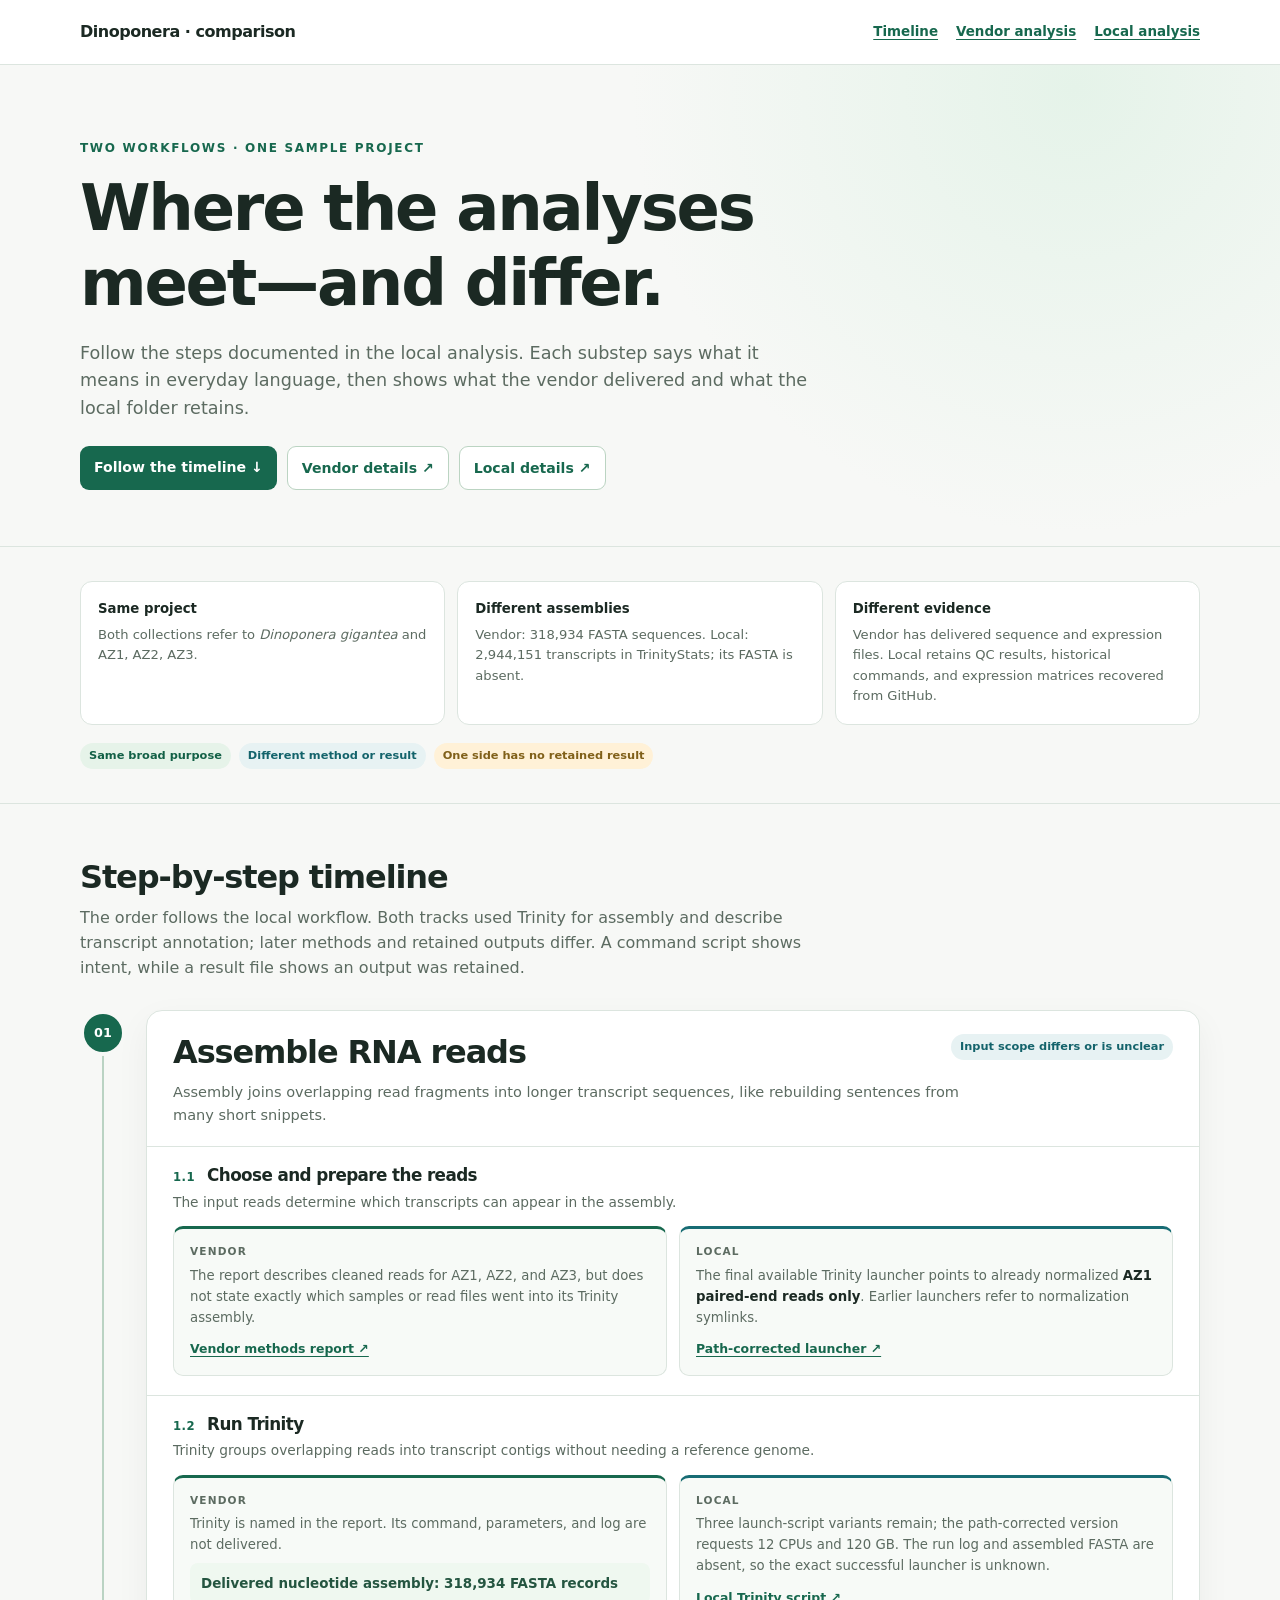
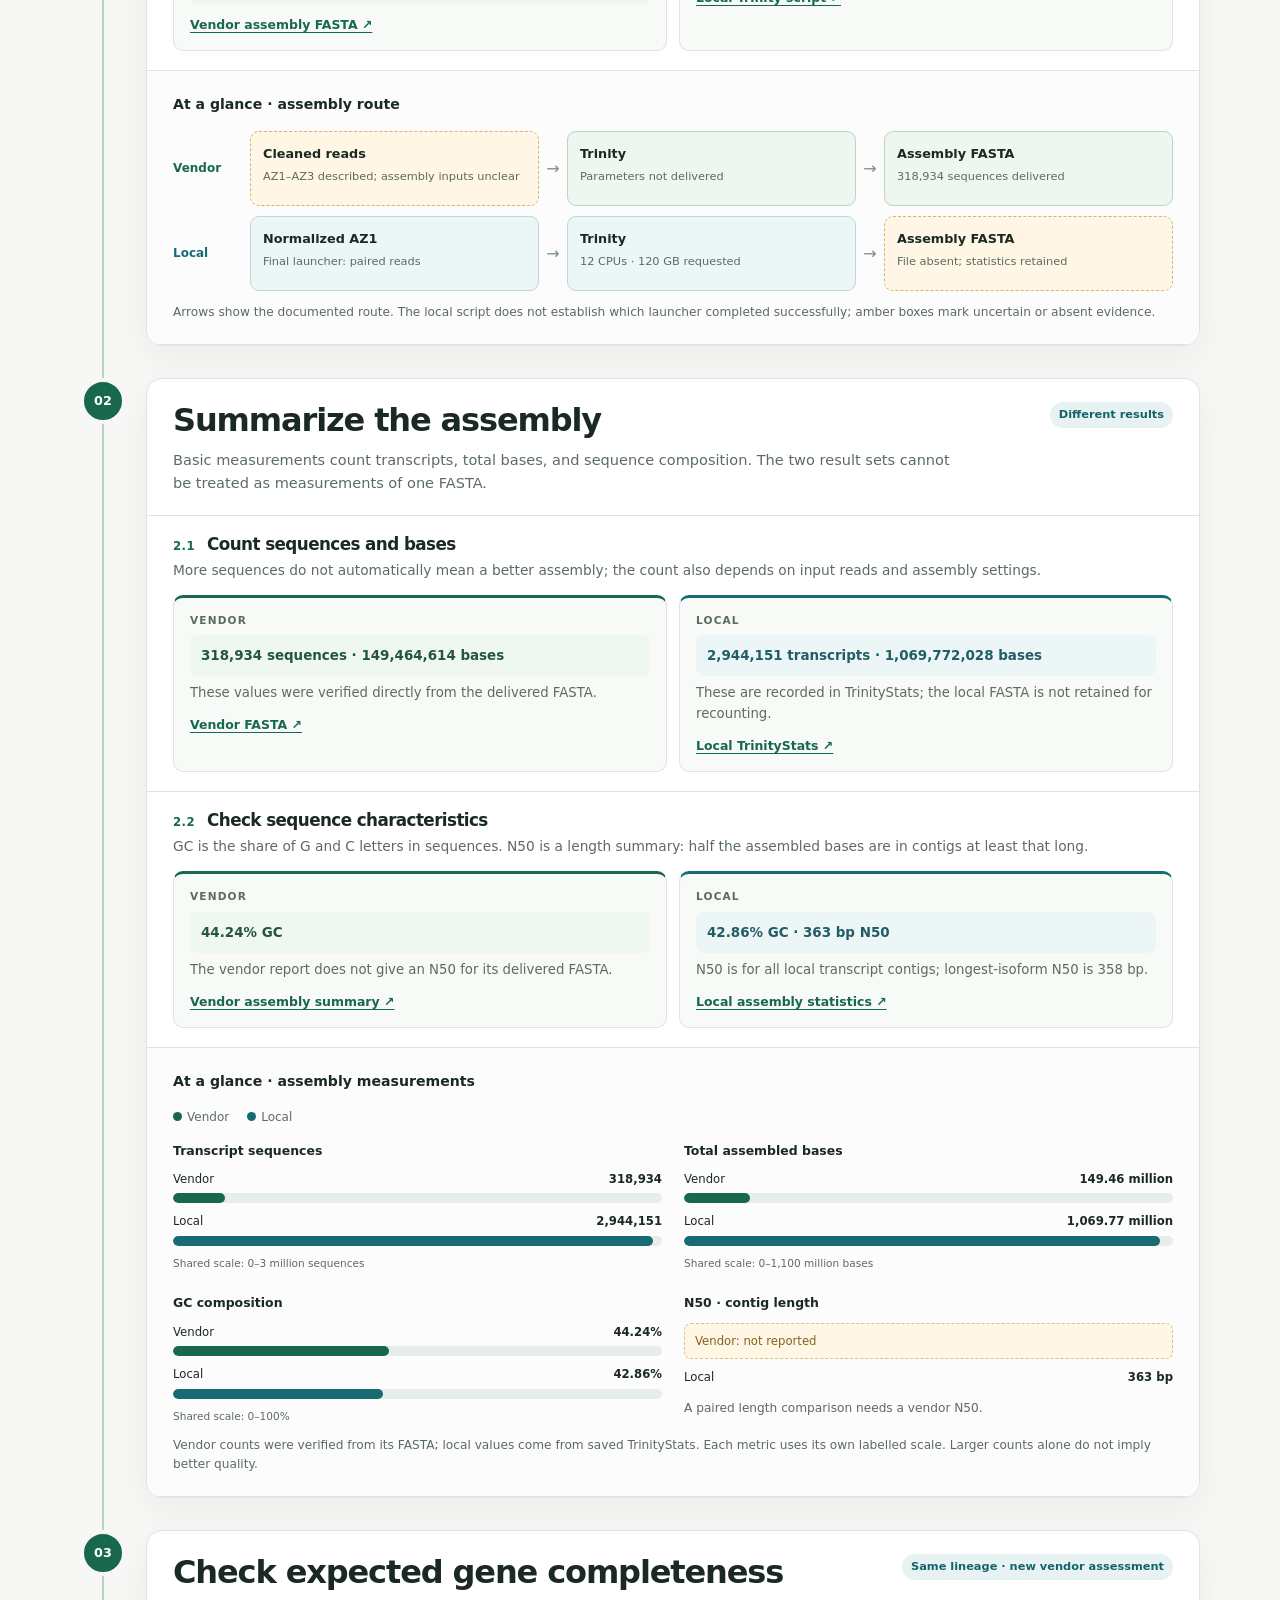
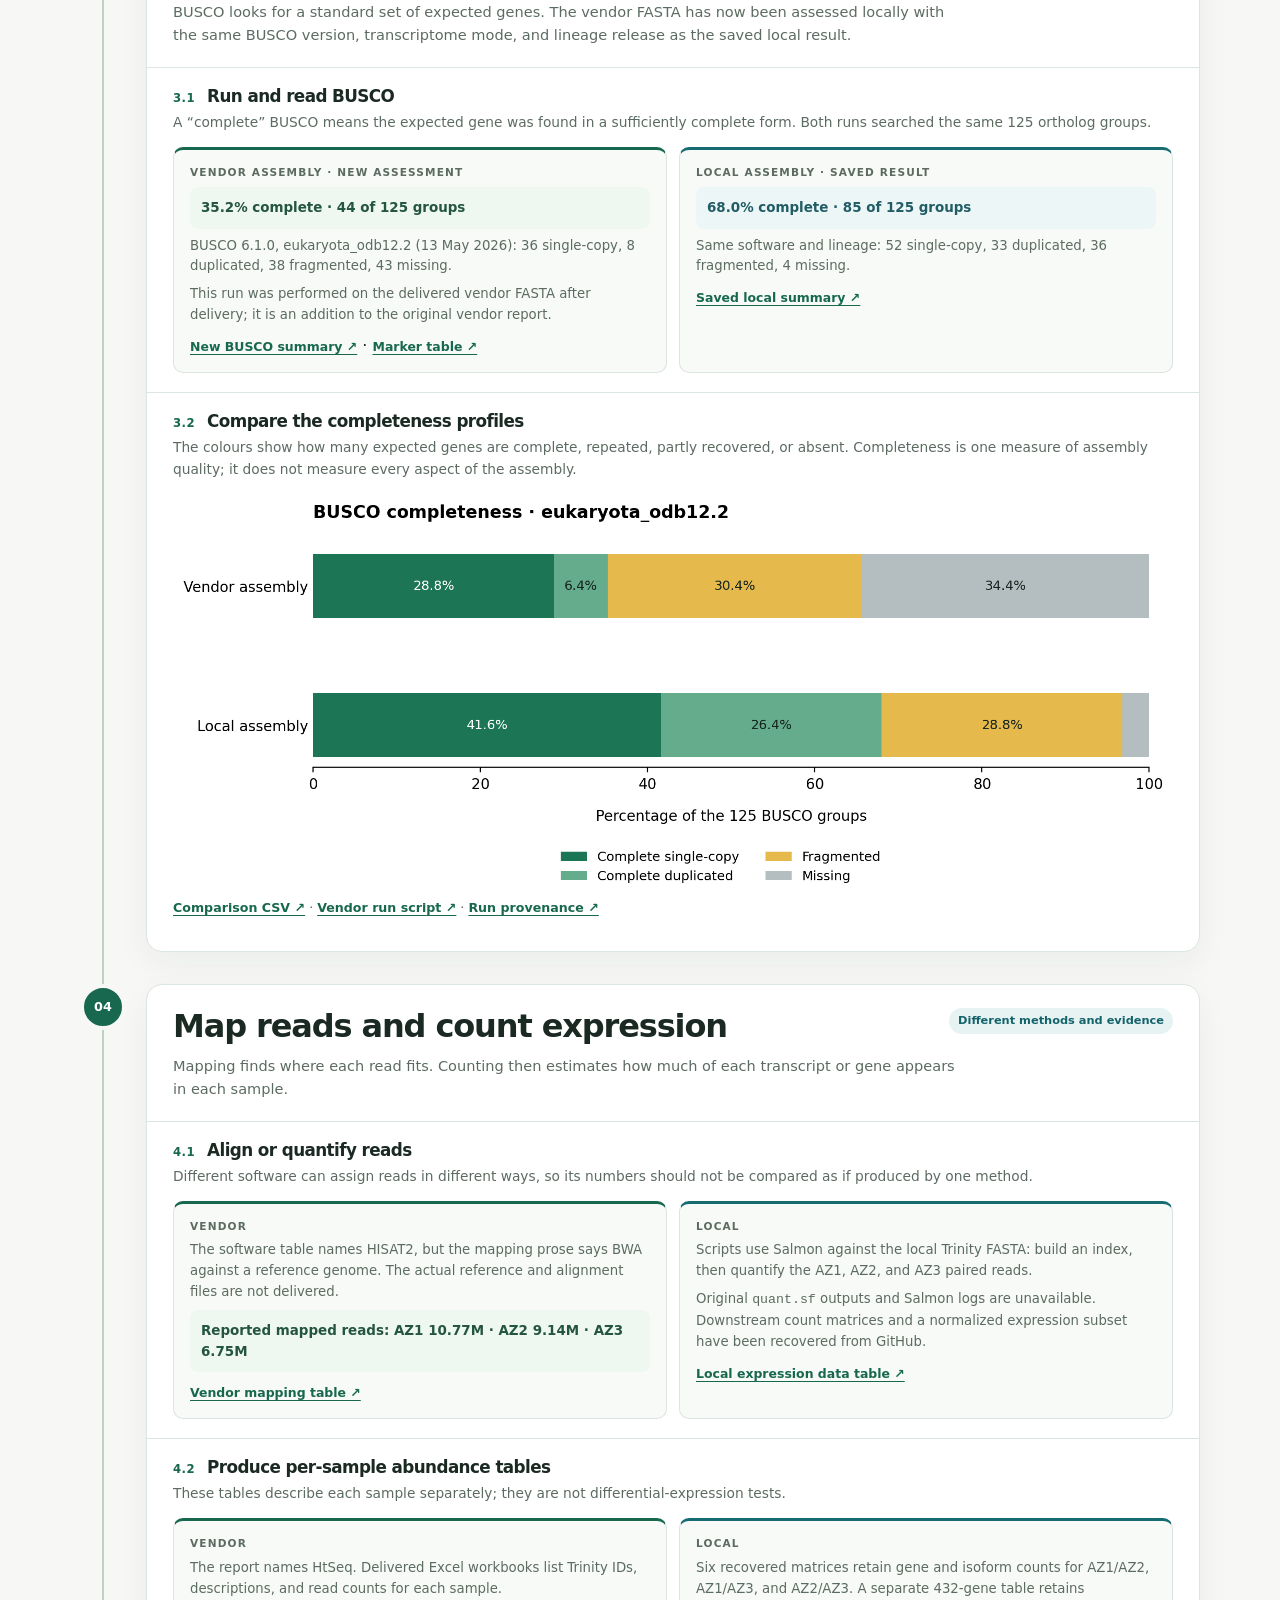
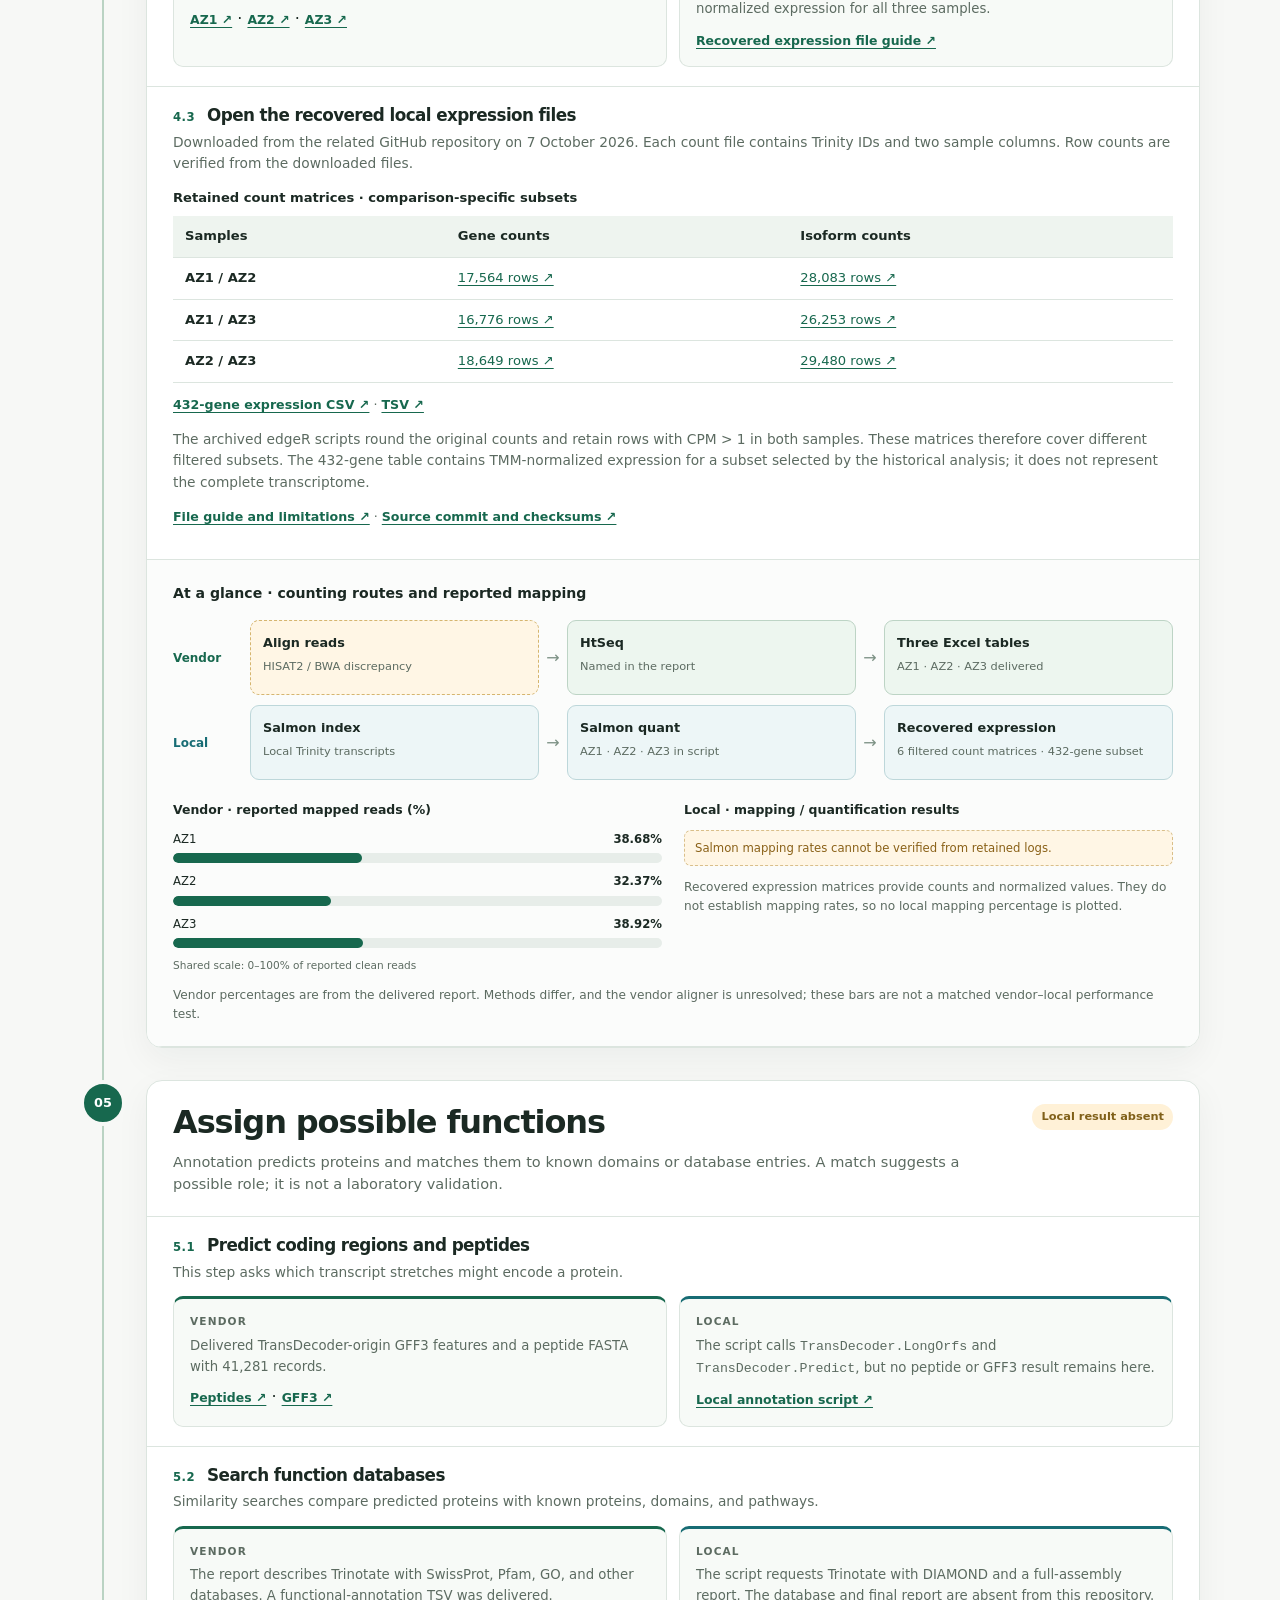
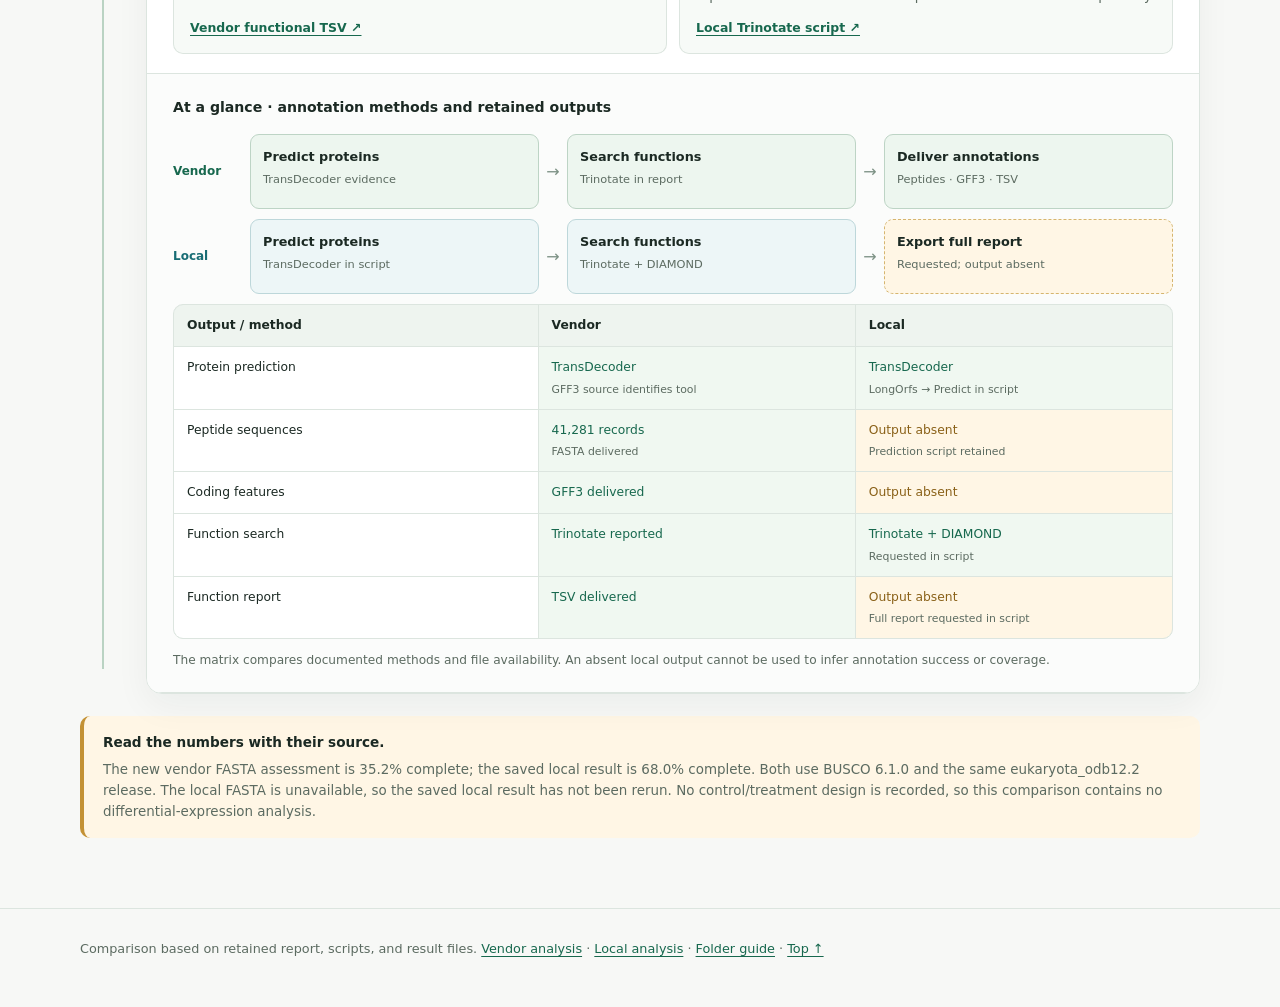
<file: comparison.html>
<!doctype html>
<html lang="en">
<head>
<meta charset="utf-8">
<meta name="viewport" content="width=device-width, initial-scale=1">
<meta name="description" content="Step-by-step comparison of the vendor and local Dinoponera gigantea transcriptome analyses.">
<title>Compare the two analyses · Dinoponera gigantea</title>
<style>
:root{--bg:#f7f8f6;--ink:#1b2923;--muted:#5c6b61;--line:#dce5df;--green:#17684e;--teal:#176c74;--light:#eaf4ec;--amber:#8a6118;--warn:#fff6e5;--white:#fff}
*{box-sizing:border-box}html{scroll-behavior:smooth}body{margin:0;background:var(--bg);color:var(--ink);font:16px/1.57 system-ui,-apple-system,BlinkMacSystemFont,"Segoe UI",sans-serif}a{color:var(--green);text-underline-offset:3px}a:focus-visible{outline:3px solid #80b99b;outline-offset:3px}p{color:var(--muted);margin:0 0 14px}h1,h2,h3{line-height:1.18;letter-spacing:-.035em;margin:0}h1{font-size:clamp(2.45rem,5vw,4.6rem);max-width:16ch}h2{font-size:clamp(1.5rem,2.5vw,2rem)}h3{font-size:1.05rem}strong{color:var(--ink)}.wrap{max-width:1120px;width:calc(100% - 40px);margin:auto}.top{border-bottom:1px solid var(--line);background:#fff}.top .wrap{min-height:64px;display:flex;justify-content:space-between;align-items:center;gap:18px}.brand{font-weight:800;text-decoration:none;color:var(--ink);letter-spacing:-.03em}.nav{display:flex;gap:18px;flex-wrap:wrap;font-size:.84rem;font-weight:650}.hero{padding:74px 0 56px;background:radial-gradient(circle at 84% 5%,#e5f3e9,transparent 38%);border-bottom:1px solid var(--line)}.eyebrow{font-size:.75rem;letter-spacing:.14em;text-transform:uppercase;font-weight:800;color:var(--green);margin-bottom:13px}.lead{font-size:1.1rem;max-width:730px;margin:18px 0 23px}.actions{display:flex;flex-wrap:wrap;gap:10px}.button{display:inline-block;text-decoration:none;background:var(--green);color:#fff;border-radius:9px;padding:10px 14px;font-weight:700;font-size:.88rem}.button:hover{background:#0e4e39}.button.alt{background:#fff;color:var(--green);border:1px solid #bbd4c2}.intro{padding:34px 0;border-bottom:1px solid var(--line)}.quick{display:grid;grid-template-columns:repeat(3,1fr);gap:12px}.quick div{background:#fff;border:1px solid var(--line);padding:17px;border-radius:12px}.quick strong{display:block;font-size:.83rem}.quick span{display:block;color:var(--muted);font-size:.82rem;margin-top:5px}.legend{display:flex;gap:8px;flex-wrap:wrap;margin-top:18px}.tag{display:inline-block;border-radius:99px;padding:4px 9px;font-size:.71rem;font-weight:800;background:#e6f3e9;color:#126046}.tag.different{background:#e7f2f3;color:#13636b}.tag.missing{background:#fff1d7;color:#806019}.timeline{padding:55px 0 70px}.timeline-title{margin-bottom:8px}.timeline-intro{max-width:750px;margin-bottom:30px}.rail{position:relative}.rail:before{content:"";position:absolute;top:24px;bottom:25px;left:22px;width:2px;background:#bad3c3}.stage{position:relative;display:grid;grid-template-columns:46px minmax(0,1fr);gap:20px;margin-bottom:32px}.stage:last-child{margin-bottom:0}.marker{position:relative;z-index:1;background:var(--green);color:#fff;border:4px solid var(--bg);border-radius:50%;width:46px;height:46px;display:grid;place-items:center;font-size:.8rem;font-weight:900}.stage-body{background:var(--white);border:1px solid var(--line);border-radius:16px;box-shadow:0 12px 34px rgba(20,47,31,.05);overflow:hidden}.stage-head{padding:23px 26px 20px;border-bottom:1px solid var(--line)}.stage-head .row{display:flex;align-items:start;justify-content:space-between;gap:12px}.stage-head p{font-size:.91rem;max-width:790px;margin:9px 0 0}.substep{padding:19px 26px;border-bottom:1px solid var(--line)}.substep:last-child{border-bottom:0}.sub-title{display:flex;align-items:baseline;gap:12px;margin-bottom:5px}.sub-number{font-size:.73rem;font-weight:900;letter-spacing:.04em;color:var(--green);white-space:nowrap}.plain{font-size:.86rem;margin-bottom:13px}.compare{display:grid;grid-template-columns:1fr 1fr;gap:12px}.side{background:#f7faf7;border:1px solid var(--line);border-radius:10px;padding:14px 16px}.side.vendor{border-top:3px solid var(--green)}.side.local{border-top:3px solid var(--teal)}.side .label{display:block;text-transform:uppercase;font-size:.66rem;letter-spacing:.11em;font-weight:900;color:var(--muted);margin-bottom:6px}.side p{font-size:.83rem;margin-bottom:7px}.side p:last-child{margin-bottom:0}.side a{font-size:.78rem;font-weight:700}.result{background:#eff8f0;border-radius:8px;padding:10px 11px;margin:7px 0;font-size:.84rem;font-weight:750;color:#245540}.result.local{background:#edf6f7;color:#215d65}.aside{border-left:4px solid #c39134;background:var(--warn);padding:16px 19px;border-radius:10px;margin:22px 0 0;font-size:.85rem}.aside p{margin:5px 0 0;font-size:.84rem}.foot{border-top:1px solid var(--line);padding:30px 0 50px;font-size:.8rem}.foot p{margin:0}.source{font-size:.79rem}.source a{font-weight:700}@media(max-width:720px){.quick{grid-template-columns:1fr}.compare{grid-template-columns:1fr}.stage{gap:10px}.stage-head,.substep{padding:17px}.stage-head .row{display:block}.stage-head .tag{margin-top:10px}.nav{gap:9px}.hero{padding:55px 0 45px}}@media(max-width:450px){.wrap{width:calc(100% - 26px)}.rail:before{left:17px}.stage{grid-template-columns:36px minmax(0,1fr)}.marker{width:36px;height:36px;border-width:3px}.top .wrap{align-items:start;padding:13px 0;display:block}.nav{margin-top:8px}}

.visual{margin:0;padding:22px 26px;background:#fbfcfb;border-bottom:1px solid var(--line)}.visual figcaption{font-weight:750;font-size:.88rem;margin-bottom:16px}.visual-note{font-size:.76rem;margin:12px 0 0}.visual-key{display:flex;gap:18px;font-size:.75rem;margin-bottom:14px;color:var(--muted)}.dot{display:inline-block;width:9px;height:9px;border-radius:50%;margin-right:5px;background:var(--green)}.dot.local{background:var(--teal)}.flow-track{display:grid;grid-template-columns:65px minmax(0,1fr);gap:12px;align-items:center;margin:10px 0}.track-name{font-size:.75rem;font-weight:800;color:var(--green)}.flow-track.local .track-name{color:var(--teal)}.flow-nodes{display:grid;grid-template-columns:1fr 18px 1fr 18px 1fr;align-items:center;gap:5px}.node{border:1px solid #bdd4c5;background:#edf6ef;border-radius:9px;padding:12px;font-size:.8rem;font-weight:700;min-height:75px}.local .node{background:#edf6f7;border-color:#bdd7da}.node small{display:block;font-size:.71rem;font-weight:400;margin-top:4px;color:var(--muted)}.node.unknown{background:var(--warn);border:1px dashed #d5b56f}.arrow{text-align:center;color:#7c9184}.metric-grid{display:grid;grid-template-columns:1fr 1fr;gap:22px}.metric-title{font-size:.78rem;font-weight:750;margin-bottom:10px}.bar-row{margin:9px 0}.bar-label{display:flex;justify-content:space-between;gap:8px;font-size:.73rem;margin-bottom:5px}.bar-bg{height:10px;background:#e7ede9;border-radius:8px;overflow:hidden}.bar-fill{height:100%;background:var(--green);border-radius:8px;width:var(--value)}.bar-fill.local{background:var(--teal)}.scale{font-size:.66rem;color:var(--muted);margin-top:5px}.unavailable{font-size:.73rem;color:var(--amber);border:1px dashed #d9bf8a;border-radius:7px;padding:8px 10px;background:var(--warn)}.evidence-grid{display:grid;grid-template-columns:1.15fr 1fr 1fr;gap:1px;background:var(--line);border:1px solid var(--line);border-radius:10px;overflow:hidden;font-size:.77rem}.evidence-grid>div{padding:11px 13px;background:#fff}.evidence-grid .grid-head{background:#eef4ef;font-weight:800}.evidence-grid .present{color:var(--green);background:#f0f8f1}.evidence-grid .absent{color:var(--amber);background:var(--warn)}.evidence-grid small{display:block;font-size:.68rem;color:var(--muted);margin-top:3px}@media(max-width:720px){.visual{padding:17px}.metric-grid{grid-template-columns:1fr}.flow-track{grid-template-columns:1fr;gap:5px}.node{padding:9px;font-size:.73rem}.evidence-grid>div{padding:9px 7px;font-size:.71rem}}@media(max-width:450px){.flow-nodes{grid-template-columns:1fr;gap:4px}.node{min-height:0}.arrow{transform:rotate(90deg)}.visual-key{gap:12px}}
.table-scroll{overflow-x:auto;margin:12px 0}.count-table{width:100%;border-collapse:collapse;font-size:.82rem}.count-table caption{text-align:left;font-weight:750;margin-bottom:8px}.count-table th,.count-table td{padding:10px 12px;text-align:left;border-bottom:1px solid var(--line)}.count-table thead{background:#eef4ef}
</style>
</head>
<body>
<header class="top"><div class="wrap"><a class="brand" href="#top">Dinoponera · comparison</a><nav class="nav" aria-label="Page"><a href="#timeline">Timeline</a><a href="vendor_analysis/index.html">Vendor analysis</a><a href="local_analysis/index.html">Local analysis</a></nav></div></header>
<main id="top">
<div class="hero"><div class="wrap"><div class="eyebrow">Two workflows · one sample project</div><h1>Where the analyses meet—and differ.</h1><p class="lead">Follow the steps documented in the local analysis. Each substep says what it means in everyday language, then shows what the vendor delivered and what the local folder retains.</p><div class="actions"><a class="button" href="#timeline">Follow the timeline ↓</a><a class="button alt" href="vendor_analysis/index.html">Vendor details ↗</a><a class="button alt" href="local_analysis/index.html">Local details ↗</a></div></div></div>
<section class="intro"><div class="wrap"><div class="quick"><div><strong>Same project</strong><span>Both collections refer to <em>Dinoponera gigantea</em> and AZ1, AZ2, AZ3.</span></div><div><strong>Different assemblies</strong><span>Vendor: 318,934 FASTA sequences. Local: 2,944,151 transcripts in TrinityStats; its FASTA is absent.</span></div><div><strong>Different evidence</strong><span>Vendor has delivered sequence and expression files. Local retains QC results, historical commands, and expression matrices recovered from GitHub.</span></div></div><div class="legend"><span class="tag">Same broad purpose</span><span class="tag different">Different method or result</span><span class="tag missing">One side has no retained result</span></div></div></section>
<section class="timeline" id="timeline"><div class="wrap"><h2 class="timeline-title">Step-by-step timeline</h2><p class="timeline-intro">The order follows the local workflow. Both tracks used Trinity for assembly and describe transcript annotation; later methods and retained outputs differ. A command script shows intent, while a result file shows an output was retained.</p><div class="rail">
<article class="stage" id="assembly"><div class="marker">01</div><div class="stage-body"><div class="stage-head"><div class="row"><h2>Assemble RNA reads</h2><span class="tag different">Input scope differs or is unclear</span></div><p>Assembly joins overlapping read fragments into longer transcript sequences, like rebuilding sentences from many short snippets.</p></div>
<div class="substep"><div class="sub-title"><span class="sub-number">1.1</span><h3>Choose and prepare the reads</h3></div><p class="plain">The input reads determine which transcripts can appear in the assembly.</p><div class="compare"><div class="side vendor"><span class="label">Vendor</span><p>The report describes cleaned reads for AZ1, AZ2, and AZ3, but does not state exactly which samples or read files went into its Trinity assembly.</p><a href="vendor_analysis/extracted_report/OPL_mRNA_3_24201_Analysis_Report/index.html">Vendor methods report ↗</a></div><div class="side local"><span class="label">Local</span><p>The final available Trinity launcher points to already normalized <strong>AZ1 paired-end reads only</strong>. Earlier launchers refer to normalization symlinks.</p><a href="local_analysis/scripts/01_assembly/run_trinity_norm_12cpu_fix.sh">Path-corrected launcher ↗</a></div></div></div>
<div class="substep"><div class="sub-title"><span class="sub-number">1.2</span><h3>Run Trinity</h3></div><p class="plain">Trinity groups overlapping reads into transcript contigs without needing a reference genome.</p><div class="compare"><div class="side vendor"><span class="label">Vendor</span><p>Trinity is named in the report. Its command, parameters, and log are not delivered.</p><div class="result">Delivered nucleotide assembly: 318,934 FASTA records</div><a href="vendor_analysis/extracted_results/OPL_mRNA_3_24201_Analysis_Results/Transcriptome%20DeNovo%20Assembly/Dinoponera%20gigantea%20Assembly.fa">Vendor assembly FASTA ↗</a></div><div class="side local"><span class="label">Local</span><p>Three launch-script variants remain; the path-corrected version requests 12 CPUs and 120 GB. The run log and assembled FASTA are absent, so the exact successful launcher is unknown.</p><a href="local_analysis/scripts/01_assembly/run_trinity_norm_12cpu_fix.sh">Local Trinity script ↗</a></div></div></div><figure class="visual"><figcaption>At a glance · assembly route</figcaption><div class="flow-track"><div class="track-name">Vendor</div><div class="flow-nodes"><div class="node unknown">Cleaned reads<small>AZ1–AZ3 described; assembly inputs unclear</small></div><span class="arrow" aria-hidden="true">→</span><div class="node">Trinity<small>Parameters not delivered</small></div><span class="arrow" aria-hidden="true">→</span><div class="node">Assembly FASTA<small>318,934 sequences delivered</small></div></div></div><div class="flow-track local"><div class="track-name">Local</div><div class="flow-nodes"><div class="node">Normalized AZ1<small>Final launcher: paired reads</small></div><span class="arrow" aria-hidden="true">→</span><div class="node">Trinity<small>12 CPUs · 120 GB requested</small></div><span class="arrow" aria-hidden="true">→</span><div class="node unknown">Assembly FASTA<small>File absent; statistics retained</small></div></div></div><p class="visual-note">Arrows show the documented route. The local script does not establish which launcher completed successfully; amber boxes mark uncertain or absent evidence.</p></figure></div></article>
<article class="stage" id="stats"><div class="marker">02</div><div class="stage-body"><div class="stage-head"><div class="row"><h2>Summarize the assembly</h2><span class="tag different">Different results</span></div><p>Basic measurements count transcripts, total bases, and sequence composition. The two result sets cannot be treated as measurements of one FASTA.</p></div><div class="substep"><div class="sub-title"><span class="sub-number">2.1</span><h3>Count sequences and bases</h3></div><p class="plain">More sequences do not automatically mean a better assembly; the count also depends on input reads and assembly settings.</p><div class="compare"><div class="side vendor"><span class="label">Vendor</span><div class="result">318,934 sequences · 149,464,614 bases</div><p>These values were verified directly from the delivered FASTA.</p><a href="vendor_analysis/extracted_results/OPL_mRNA_3_24201_Analysis_Results/Transcriptome%20DeNovo%20Assembly/Dinoponera%20gigantea%20Assembly.fa">Vendor FASTA ↗</a></div><div class="side local"><span class="label">Local</span><div class="result local">2,944,151 transcripts · 1,069,772,028 bases</div><p>These are recorded in TrinityStats; the local FASTA is not retained for recounting.</p><a href="local_analysis/data/qc/TrinityStats.txt">Local TrinityStats ↗</a></div></div></div><div class="substep"><div class="sub-title"><span class="sub-number">2.2</span><h3>Check sequence characteristics</h3></div><p class="plain">GC is the share of G and C letters in sequences. N50 is a length summary: half the assembled bases are in contigs at least that long.</p><div class="compare"><div class="side vendor"><span class="label">Vendor</span><div class="result">44.24% GC</div><p>The vendor report does not give an N50 for its delivered FASTA.</p><a href="vendor_analysis/extracted_report/OPL_mRNA_3_24201_Analysis_Report/index.html">Vendor assembly summary ↗</a></div><div class="side local"><span class="label">Local</span><div class="result local">42.86% GC · 363 bp N50</div><p>N50 is for all local transcript contigs; longest-isoform N50 is 358 bp.</p><a href="local_analysis/data/qc/TrinityStats.txt">Local assembly statistics ↗</a></div></div></div><figure class="visual"><figcaption>At a glance · assembly measurements</figcaption><div class="visual-key"><span><i class="dot" aria-hidden="true"></i>Vendor</span><span><i class="dot local" aria-hidden="true"></i>Local</span></div><div class="metric-grid"><div><div class="metric-title">Transcript sequences</div><div class="bar-row"><div class="bar-label"><span>Vendor</span><strong>318,934</strong></div><div class="bar-bg" aria-hidden="true"><div class="bar-fill" style="--value:10.631%"></div></div></div><div class="bar-row"><div class="bar-label"><span>Local</span><strong>2,944,151</strong></div><div class="bar-bg" aria-hidden="true"><div class="bar-fill local" style="--value:98.138%"></div></div></div><div class="scale">Shared scale: 0–3 million sequences</div></div><div><div class="metric-title">Total assembled bases</div><div class="bar-row"><div class="bar-label"><span>Vendor</span><strong>149.46 million</strong></div><div class="bar-bg" aria-hidden="true"><div class="bar-fill" style="--value:13.588%"></div></div></div><div class="bar-row"><div class="bar-label"><span>Local</span><strong>1,069.77 million</strong></div><div class="bar-bg" aria-hidden="true"><div class="bar-fill local" style="--value:97.252%"></div></div></div><div class="scale">Shared scale: 0–1,100 million bases</div></div><div><div class="metric-title">GC composition</div><div class="bar-row"><div class="bar-label"><span>Vendor</span><strong>44.24%</strong></div><div class="bar-bg" aria-hidden="true"><div class="bar-fill" style="--value:44.240%"></div></div></div><div class="bar-row"><div class="bar-label"><span>Local</span><strong>42.86%</strong></div><div class="bar-bg" aria-hidden="true"><div class="bar-fill local" style="--value:42.860%"></div></div></div><div class="scale">Shared scale: 0–100%</div></div><div><div class="metric-title">N50 · contig length</div><div class="unavailable">Vendor: not reported</div><div class="bar-row"><div class="bar-label"><span>Local</span><strong>363 bp</strong></div></div><p class="visual-note">A paired length comparison needs a vendor N50.</p></div></div><p class="visual-note">Vendor counts were verified from its FASTA; local values come from saved TrinityStats. Each metric uses its own labelled scale. Larger counts alone do not imply better quality.</p></figure></div></article>
<article class="stage" id="busco"><div class="marker">03</div><div class="stage-body"><div class="stage-head"><div class="row"><h2>Check expected gene completeness</h2><span class="tag different">Same lineage · new vendor assessment</span></div><p>BUSCO looks for a standard set of expected genes. The vendor FASTA has now been assessed locally with the same BUSCO version, transcriptome mode, and lineage release as the saved local result.</p></div><div class="substep"><div class="sub-title"><span class="sub-number">3.1</span><h3>Run and read BUSCO</h3></div><p class="plain">A “complete” BUSCO means the expected gene was found in a sufficiently complete form. Both runs searched the same 125 ortholog groups.</p><div class="compare"><div class="side vendor"><span class="label">Vendor assembly · new assessment</span><div class="result">35.2% complete · 44 of 125 groups</div><p>BUSCO 6.1.0, eukaryota_odb12.2 (13 May 2026): 36 single-copy, 8 duplicated, 38 fragmented, 43 missing.</p><p>This run was performed on the delivered vendor FASTA after delivery; it is an addition to the original vendor report.</p><a href="vendor_analysis/data/qc/busco_results/short_summary.specific.eukaryota_odb12.2.busco_results.txt">New BUSCO summary ↗</a> · <a href="vendor_analysis/results/tables/busco_full_table.tsv">Marker table ↗</a></div><div class="side local"><span class="label">Local assembly · saved result</span><div class="result local">68.0% complete · 85 of 125 groups</div><p>Same software and lineage: 52 single-copy, 33 duplicated, 36 fragmented, 4 missing.</p><a href="local_analysis/data/qc/busco_results/short_summary.specific.eukaryota_odb12.2.busco_results.txt">Saved local summary ↗</a></div></div></div><div class="substep"><div class="sub-title"><span class="sub-number">3.2</span><h3>Compare the completeness profiles</h3></div><p class="plain">The colours show how many expected genes are complete, repeated, partly recovered, or absent. Completeness is one measure of assembly quality; it does not measure every aspect of the assembly.</p><img src="vendor_analysis/results/figures/busco_comparison.png" alt="Vendor and local BUSCO completeness profiles under the same 125-marker lineage" style="display:block;width:100%;height:auto;border-radius:10px"><p class="source"><a href="vendor_analysis/results/tables/busco_comparison.csv">Comparison CSV ↗</a> · <a href="vendor_analysis/scripts/run_busco.sh">Vendor run script ↗</a> · <a href="vendor_analysis/data/qc/busco_run_provenance.json">Run provenance ↗</a></p></div></div></article>
<article class="stage" id="quantification"><div class="marker">04</div><div class="stage-body"><div class="stage-head"><div class="row"><h2>Map reads and count expression</h2><span class="tag different">Different methods and evidence</span></div><p>Mapping finds where each read fits. Counting then estimates how much of each transcript or gene appears in each sample.</p></div><div class="substep"><div class="sub-title"><span class="sub-number">4.1</span><h3>Align or quantify reads</h3></div><p class="plain">Different software can assign reads in different ways, so its numbers should not be compared as if produced by one method.</p><div class="compare"><div class="side vendor"><span class="label">Vendor</span><p>The software table names HISAT2, but the mapping prose says BWA against a reference genome. The actual reference and alignment files are not delivered.</p><div class="result">Reported mapped reads: AZ1 10.77M · AZ2 9.14M · AZ3 6.75M</div><a href="vendor_analysis/extracted_report/OPL_mRNA_3_24201_Analysis_Report/index.html">Vendor mapping table ↗</a></div><div class="side local"><span class="label">Local</span><p>Scripts use Salmon against the local Trinity FASTA: build an index, then quantify the AZ1, AZ2, and AZ3 paired reads.</p><p>Original <code>quant.sf</code> outputs and Salmon logs are unavailable. Downstream count matrices and a normalized expression subset have been recovered from GitHub.</p><a href="local_analysis/results/tables/csv/de_genes_expression_matrix.csv">Local expression data table ↗</a></div></div></div><div class="substep"><div class="sub-title"><span class="sub-number">4.2</span><h3>Produce per-sample abundance tables</h3></div><p class="plain">These tables describe each sample separately; they are not differential-expression tests.</p><div class="compare"><div class="side vendor"><span class="label">Vendor</span><p>The report names HtSeq. Delivered Excel workbooks list Trinity IDs, descriptions, and read counts for each sample.</p><a href="vendor_analysis/extracted_results/OPL_mRNA_3_24201_Analysis_Results/Expressed%20Genes/AZ1_Expressed_Genes.xlsx">AZ1 ↗</a> · <a href="vendor_analysis/extracted_results/OPL_mRNA_3_24201_Analysis_Results/Expressed%20Genes/AZ2_Expressed_Genes.xlsx">AZ2 ↗</a> · <a href="vendor_analysis/extracted_results/OPL_mRNA_3_24201_Analysis_Results/Expressed%20Genes/AZ3_Expressed_Genes.xlsx">AZ3 ↗</a></div><div class="side local"><span class="label">Local</span><p>Six recovered matrices retain gene and isoform counts for AZ1/AZ2, AZ1/AZ3, and AZ2/AZ3. A separate 432-gene table retains normalized expression for all three samples.</p><a href="local_analysis/data/quantification/README.md">Recovered expression file guide ↗</a></div></div></div><div class="substep"><div class="sub-title"><span class="sub-number">4.3</span><h3>Open the recovered local expression files</h3></div><p class="plain">Downloaded from the related GitHub repository on 7 October 2026. Each count file contains Trinity IDs and two sample columns. Row counts are verified from the downloaded files.</p><div class="table-scroll"><table class="count-table"><caption>Retained count matrices · comparison-specific subsets</caption><thead><tr><th scope="col">Samples</th><th scope="col">Gene counts</th><th scope="col">Isoform counts</th></tr></thead><tbody><tr><th scope="row">AZ1 / AZ2</th><td><a href="local_analysis/data/quantification/count_matrices/gene_level/trinity_matrix.gene.counts.matrix.AZ1_vs_AZ2.edgeR.count_matrix">17,564 rows ↗</a></td><td><a href="local_analysis/data/quantification/count_matrices/isoform_level/trinity_matrix.isoform.counts.matrix.AZ1_vs_AZ2.edgeR.count_matrix">28,083 rows ↗</a></td></tr><tr><th scope="row">AZ1 / AZ3</th><td><a href="local_analysis/data/quantification/count_matrices/gene_level/trinity_matrix.gene.counts.matrix.AZ1_vs_AZ3.edgeR.count_matrix">16,776 rows ↗</a></td><td><a href="local_analysis/data/quantification/count_matrices/isoform_level/trinity_matrix.isoform.counts.matrix.AZ1_vs_AZ3.edgeR.count_matrix">26,253 rows ↗</a></td></tr><tr><th scope="row">AZ2 / AZ3</th><td><a href="local_analysis/data/quantification/count_matrices/gene_level/trinity_matrix.gene.counts.matrix.AZ2_vs_AZ3.edgeR.count_matrix">18,649 rows ↗</a></td><td><a href="local_analysis/data/quantification/count_matrices/isoform_level/trinity_matrix.isoform.counts.matrix.AZ2_vs_AZ3.edgeR.count_matrix">29,480 rows ↗</a></td></tr></tbody></table></div><p class="source"><a href="local_analysis/results/tables/csv/de_genes_expression_matrix.csv">432-gene expression CSV ↗</a> · <a href="local_analysis/results/tables/tsv/de_genes_expression_matrix.tsv">TSV ↗</a></p><p class="plain">The archived edgeR scripts round the original counts and retain rows with CPM &gt; 1 in both samples. These matrices therefore cover different filtered subsets. The 432-gene table contains TMM-normalized expression for a subset selected by the historical analysis; it does not represent the complete transcriptome.</p><p class="source"><a href="local_analysis/data/quantification/README.md">File guide and limitations ↗</a> · <a href="local_analysis/data/quantification/provenance/download_manifest.json">Source commit and checksums ↗</a></p></div><figure class="visual"><figcaption>At a glance · counting routes and reported mapping</figcaption><div class="flow-track"><div class="track-name">Vendor</div><div class="flow-nodes"><div class="node unknown">Align reads<small>HISAT2 / BWA discrepancy</small></div><span class="arrow" aria-hidden="true">→</span><div class="node">HtSeq<small>Named in the report</small></div><span class="arrow" aria-hidden="true">→</span><div class="node">Three Excel tables<small>AZ1 · AZ2 · AZ3 delivered</small></div></div></div><div class="flow-track local"><div class="track-name">Local</div><div class="flow-nodes"><div class="node">Salmon index<small>Local Trinity transcripts</small></div><span class="arrow" aria-hidden="true">→</span><div class="node">Salmon quant<small>AZ1 · AZ2 · AZ3 in script</small></div><span class="arrow" aria-hidden="true">→</span><div class="node">Recovered expression<small>6 filtered count matrices · 432-gene subset</small></div></div></div><div class="metric-grid" style="margin-top:20px"><div><div class="metric-title">Vendor · reported mapped reads (%)</div><div class="bar-row"><div class="bar-label"><span>AZ1</span><strong>38.68%</strong></div><div class="bar-bg" aria-hidden="true"><div class="bar-fill" style="--value:38.680%"></div></div></div><div class="bar-row"><div class="bar-label"><span>AZ2</span><strong>32.37%</strong></div><div class="bar-bg" aria-hidden="true"><div class="bar-fill" style="--value:32.370%"></div></div></div><div class="bar-row"><div class="bar-label"><span>AZ3</span><strong>38.92%</strong></div><div class="bar-bg" aria-hidden="true"><div class="bar-fill" style="--value:38.920%"></div></div></div><div class="scale">Shared scale: 0–100% of reported clean reads</div></div><div><div class="metric-title">Local · mapping / quantification results</div><div class="unavailable">Salmon mapping rates cannot be verified from retained logs.</div><p class="visual-note">Recovered expression matrices provide counts and normalized values. They do not establish mapping rates, so no local mapping percentage is plotted.</p></div></div><p class="visual-note">Vendor percentages are from the delivered report. Methods differ, and the vendor aligner is unresolved; these bars are not a matched vendor–local performance test.</p></figure></div></article>
<article class="stage" id="annotation"><div class="marker">05</div><div class="stage-body"><div class="stage-head"><div class="row"><h2>Assign possible functions</h2><span class="tag missing">Local result absent</span></div><p>Annotation predicts proteins and matches them to known domains or database entries. A match suggests a possible role; it is not a laboratory validation.</p></div><div class="substep"><div class="sub-title"><span class="sub-number">5.1</span><h3>Predict coding regions and peptides</h3></div><p class="plain">This step asks which transcript stretches might encode a protein.</p><div class="compare"><div class="side vendor"><span class="label">Vendor</span><p>Delivered TransDecoder-origin GFF3 features and a peptide FASTA with 41,281 records.</p><a href="vendor_analysis/extracted_results/OPL_mRNA_3_24201_Analysis_Results/Transcriptome%20DeNovo%20Assembly/Dinoponera%20gigantea%20Assembly.pep">Peptides ↗</a> · <a href="vendor_analysis/extracted_results/OPL_mRNA_3_24201_Analysis_Results/Transcriptome%20Annotation/Dinoponera%20gigantea%20Annotation.gff3">GFF3 ↗</a></div><div class="side local"><span class="label">Local</span><p>The script calls <code>TransDecoder.LongOrfs</code> and <code>TransDecoder.Predict</code>, but no peptide or GFF3 result remains here.</p><a href="local_analysis/scripts/04_annotation/run_trinotate.sh">Local annotation script ↗</a></div></div></div><div class="substep"><div class="sub-title"><span class="sub-number">5.2</span><h3>Search function databases</h3></div><p class="plain">Similarity searches compare predicted proteins with known proteins, domains, and pathways.</p><div class="compare"><div class="side vendor"><span class="label">Vendor</span><p>The report describes Trinotate with SwissProt, Pfam, GO, and other databases. A functional-annotation TSV was delivered.</p><a href="vendor_analysis/extracted_results/OPL_mRNA_3_24201_Analysis_Results/Transcriptome%20Annotation/Dinoponera%20gigantea%20Functional%20Annotation..tsv">Vendor functional TSV ↗</a></div><div class="side local"><span class="label">Local</span><p>The script requests Trinotate with DIAMOND and a full-assembly report. The database and final report are absent from this repository.</p><a href="local_analysis/scripts/04_annotation/run_trinotate.sh">Local Trinotate script ↗</a></div></div></div><figure class="visual"><figcaption>At a glance · annotation methods and retained outputs</figcaption><div class="flow-track"><div class="track-name">Vendor</div><div class="flow-nodes"><div class="node">Predict proteins<small>TransDecoder evidence</small></div><span class="arrow" aria-hidden="true">→</span><div class="node">Search functions<small>Trinotate in report</small></div><span class="arrow" aria-hidden="true">→</span><div class="node">Deliver annotations<small>Peptides · GFF3 · TSV</small></div></div></div><div class="flow-track local"><div class="track-name">Local</div><div class="flow-nodes"><div class="node">Predict proteins<small>TransDecoder in script</small></div><span class="arrow" aria-hidden="true">→</span><div class="node">Search functions<small>Trinotate + DIAMOND</small></div><span class="arrow" aria-hidden="true">→</span><div class="node unknown">Export full report<small>Requested; output absent</small></div></div></div><div class="evidence-grid"><div class="grid-head">Output / method</div><div class="grid-head">Vendor</div><div class="grid-head">Local</div><div>Protein prediction</div><div class="present">TransDecoder<small>GFF3 source identifies tool</small></div><div class="present">TransDecoder<small>LongOrfs → Predict in script</small></div><div>Peptide sequences</div><div class="present">41,281 records<small>FASTA delivered</small></div><div class="absent">Output absent<small>Prediction script retained</small></div><div>Coding features</div><div class="present">GFF3 delivered</div><div class="absent">Output absent</div><div>Function search</div><div class="present">Trinotate reported</div><div class="present">Trinotate + DIAMOND<small>Requested in script</small></div><div>Function report</div><div class="present">TSV delivered</div><div class="absent">Output absent<small>Full report requested in script</small></div></div><p class="visual-note">The matrix compares documented methods and file availability. An absent local output cannot be used to infer annotation success or coverage.</p></figure></div></article>
</div><div class="aside"><strong>Read the numbers with their source.</strong><p>The new vendor FASTA assessment is 35.2% complete; the saved local result is 68.0% complete. Both use BUSCO 6.1.0 and the same eukaryota_odb12.2 release. The local FASTA is unavailable, so the saved local result has not been rerun. No control/treatment design is recorded, so this comparison contains no differential-expression analysis.</p></div></div></section>
</main>
<footer class="foot"><div class="wrap"><p>Comparison based on retained report, scripts, and result files. <a href="vendor_analysis/index.html">Vendor analysis</a> · <a href="local_analysis/index.html">Local analysis</a> · <a href="README.md">Folder guide</a> · <a href="#top">Top ↑</a></p></div></footer>
</body>
</html>
</file>
